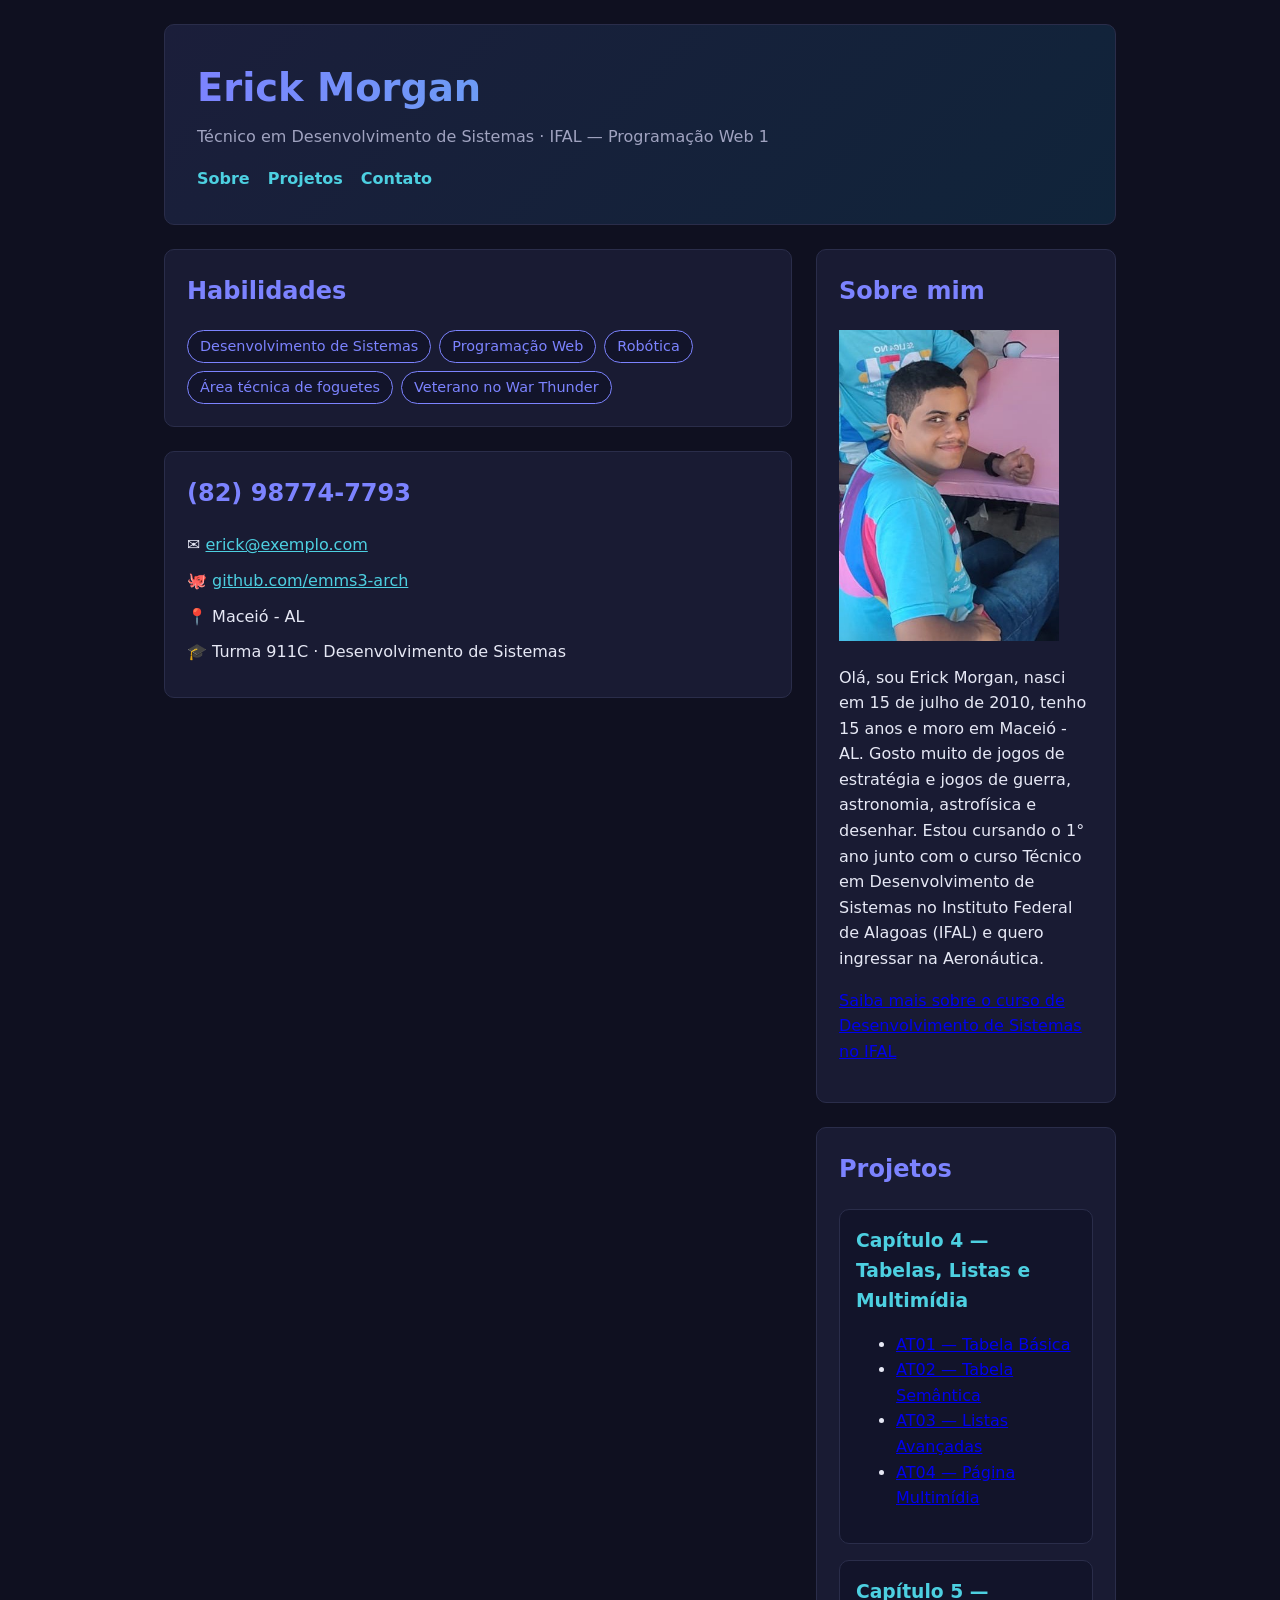
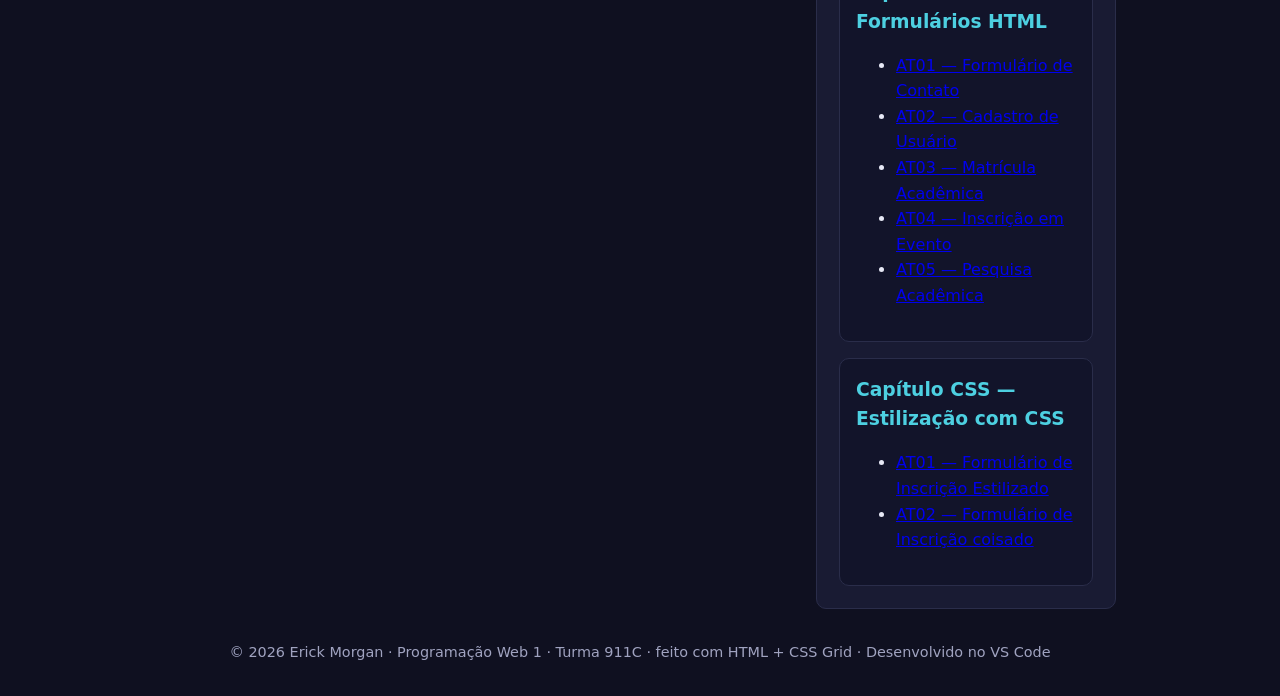
<file: index.html>
<!DOCTYPE html>
<!-- ===========================================================
     TEMPLATE — Página pessoal com CSS Grid
     Programação Web / Introdução às Tecnologias Web — IFAL
     Estrutura do template preservada. Escolha um dos temas
     (tema-1-indigo.css, tema-2-escuro.css ou tema-3-editorial.css)
     e salve como estilo.css na mesma pasta.
     ============================================================ -->
<html lang="pt-BR">

<head>
  <meta charset="UTF-8">
  <meta name="viewport" content="width=device-width, initial-scale=1.0">
  <title>Página Pessoal — Erick Morgan</title>
  <!-- Salve o tema escolhido como "estilo.css" (mesma pasta deste arquivo) -->
  <link rel="stylesheet" href=" style.css ">
</head>

<body>
  <div class="pagina">

    <!-- ====== CABEÇALHO ====== -->
    <header class="cabecalho">
      <h1>Erick Morgan</h1>
      <p>Técnico em Desenvolvimento de Sistemas · IFAL — Programação Web 1</p>
      <nav>
        <a href="#sobre">Sobre</a>
        <a href="#projetos">Projetos</a>
        <a href="#contato">Contato</a>
      </nav>
    </header>

    <!-- ====== CONTEÚDO PRINCIPAL ====== -->
    <main class="principal">
      <section id="sobre" class="cartao">
        <h2>Sobre mim</h2>
        <img src="erick.jpeg" alt="Foto de Erick Morgan" width="220">
        <p>
          Olá, sou Erick Morgan, nasci em 15 de julho de 2010, tenho 15 anos e
          moro em Maceió - AL. Gosto muito de jogos de estratégia e jogos de
          guerra, astronomia, astrofísica e desenhar. Estou cursando o 1° ano
          junto com o curso Técnico em Desenvolvimento de Sistemas no Instituto
          Federal de Alagoas (IFAL) e quero ingressar na Aeronáutica.
        </p>
        <p>
          <a href="https://www2.ifal.edu.br/campus/maceio/ensino/cursos/tecnicos-integrados/desenvolvimento-de-sistemas"
             target="_blank">
            Saiba mais sobre o curso de Desenvolvimento de Sistemas no IFAL
          </a>
        </p>
      </section>

      <section id="projetos" class="cartao">
        <h2>Projetos</h2>
        <!-- Galeria com Grid: cada .projeto é um cartão -->
        <div class="projetos">

          <article class="projeto">
            <h3>Capítulo 4 — Tabelas, Listas e Multimídia</h3>
            <ul>
              <li><a href="cap04/at01.html">AT01 — Tabela Básica</a></li>
              <li><a href="cap04/at02.html">AT02 — Tabela Semântica</a></li>
              <li><a href="cap04/at03.html">AT03 — Listas Avançadas</a></li>
              <li><a href="cap04/at04.html">AT04 — Página Multimídia</a></li>
            </ul>
          </article>

          <article class="projeto">
            <h3>Capítulo 5 — Formulários HTML</h3>
            <ul>
              <li><a href="cap05/at01.html">AT01 — Formulário de Contato</a></li>
              <li><a href="cap05/at02.html">AT02 — Cadastro de Usuário</a></li>
              <li><a href="cap05/at03.html">AT03 — Matrícula Acadêmica</a></li>
              <li><a href="cap05/at04.html">AT04 — Inscrição em Evento</a></li>
              <li><a href="cap05/at05.html">AT05 — Pesquisa Acadêmica</a></li>
            </ul>
          </article>

          <article class="projeto">
            <h3>Capítulo CSS — Estilização com CSS</h3>
            <ul>
              <li><a href="capcss/index.html">AT01 — Formulário de Inscrição Estilizado</a></li>
              <li><a href="cap07/atv01.html">AT02 — Formulário de Inscrição coisado</a></li>
            </ul>
          </article>

        </div>
      </section>
    </main>

    <!-- ====== BARRA LATERAL ====== -->
    <aside class="lateral">
      <section class="cartao">
        <h2>Habilidades</h2>
        <ul class="habilidades">
          <li>Desenvolvimento de Sistemas</li>
          <li>Programação Web</li>
          <li>Robótica</li>
          <li>Área técnica de foguetes</li>
          <li>Veterano no War Thunder</li>
        </ul>
      </section>

      <section id="contato" class="cartao">
        <h2>(82) 98774-7793</h2>
        <!-- TROQUE pelos seus links reais -->
        <ul class="contato">
          <li>✉️ <a href="mailto:emms3@aluno.ifal.edu.br">erick@exemplo.com</a></li>
          <li>🐙 <a href="https://github.com/emms3-arch">github.com/emms3-arch</a></li>
          <li>📍 Maceió - AL</li>
          <li>🎓 Turma 911C · Desenvolvimento de Sistemas</li>
        </ul>
      </section>
    </aside>

    <!-- ====== RODAPÉ ====== -->
    <footer class="rodape">
      © 2026 Erick Morgan · Programação Web 1 · Turma 911C · feito com HTML + CSS Grid · Desenvolvido no VS Code
    </footer>

  </div>
</body>

</html>
</file>
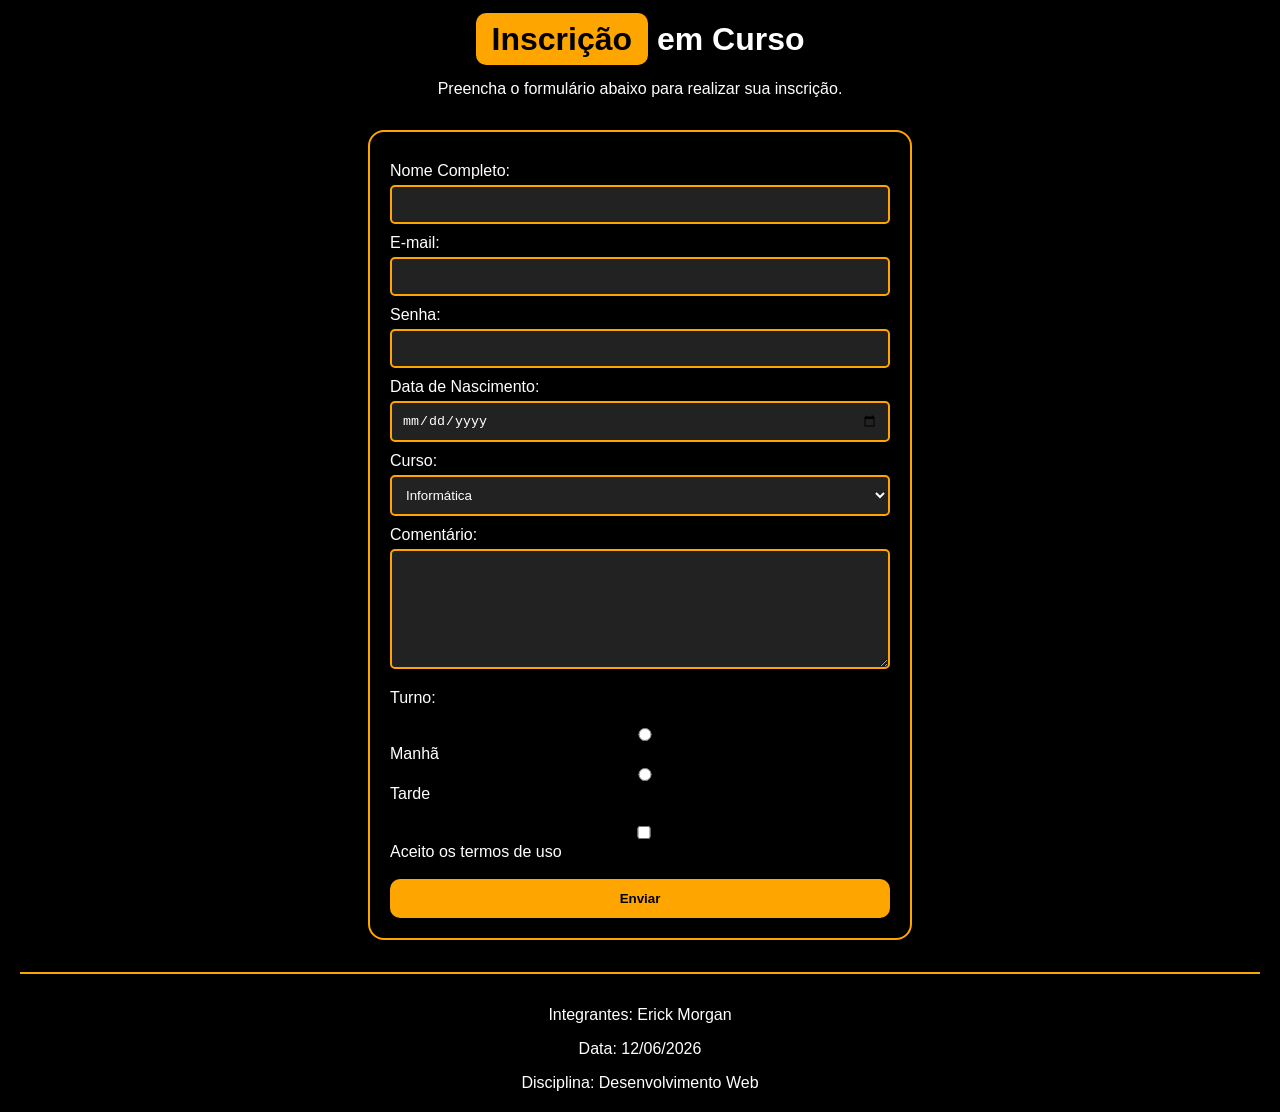
<file: capcss/index.html>
<!DOCTYPE html>
<html lang="pt-BR">

<head>
    <meta charset="UTF-8">
    <meta name="viewport" content="width=device-width, initial-scale=1.0">
    <title>Inscrição em Curso</title>
    <link rel="stylesheet" href="estilodeatividade.css">
</head>

<body>

    <header>
        <h1>
            <span class="titulo-laranja">Inscrição</span> em Curso
        </h1>

        <p>
            Preencha o formulário abaixo para realizar sua inscrição.
        </p>
    </header>

    <form>

        <label for="nome">Nome Completo:</label>
        <input type="text" id="nome" required>

        <label for="email">E-mail:</label>
        <input type="email" id="email" required>

        <label for="senha">Senha:</label>
        <input type="password" id="senha" required>

        <label for="data">Data de Nascimento:</label>
        <input type="date" id="data">

        <label for="curso">Curso:</label>
        <select id="curso">
            <option>Informática</option>
            <option>Química</option>
            <option>Eletrotécnica</option>
            <option>Eletrônica</option>
            <option>Mecânica</option>
            <option>Estradas</option>
            <option>Edificações</option>
        </select>

        <label for="comentario">Comentário:</label>
        <textarea id="comentario"></textarea>

        <p>Turno:</p>

        <input type="radio" id="manha" name="turno">
        <label class="inline" for="manha">Manhã</label>

        <input type="radio" id="tarde" name="turno">
        <label class="inline" for="tarde">Tarde</label>

        <br><br>

        <input type="checkbox" id="termos">
        <label class="inline" for="termos">
            Aceito os termos de uso
        </label>

        <br><br>

        <button type="submit">Enviar</button>

    </form>

    <footer>
        <p>Integrantes: Erick Morgan</p>
        <p>Data: 12/06/2026</p>
        <p>Disciplina: Desenvolvimento Web</p>
    </footer>

</body>

</html>
</file>
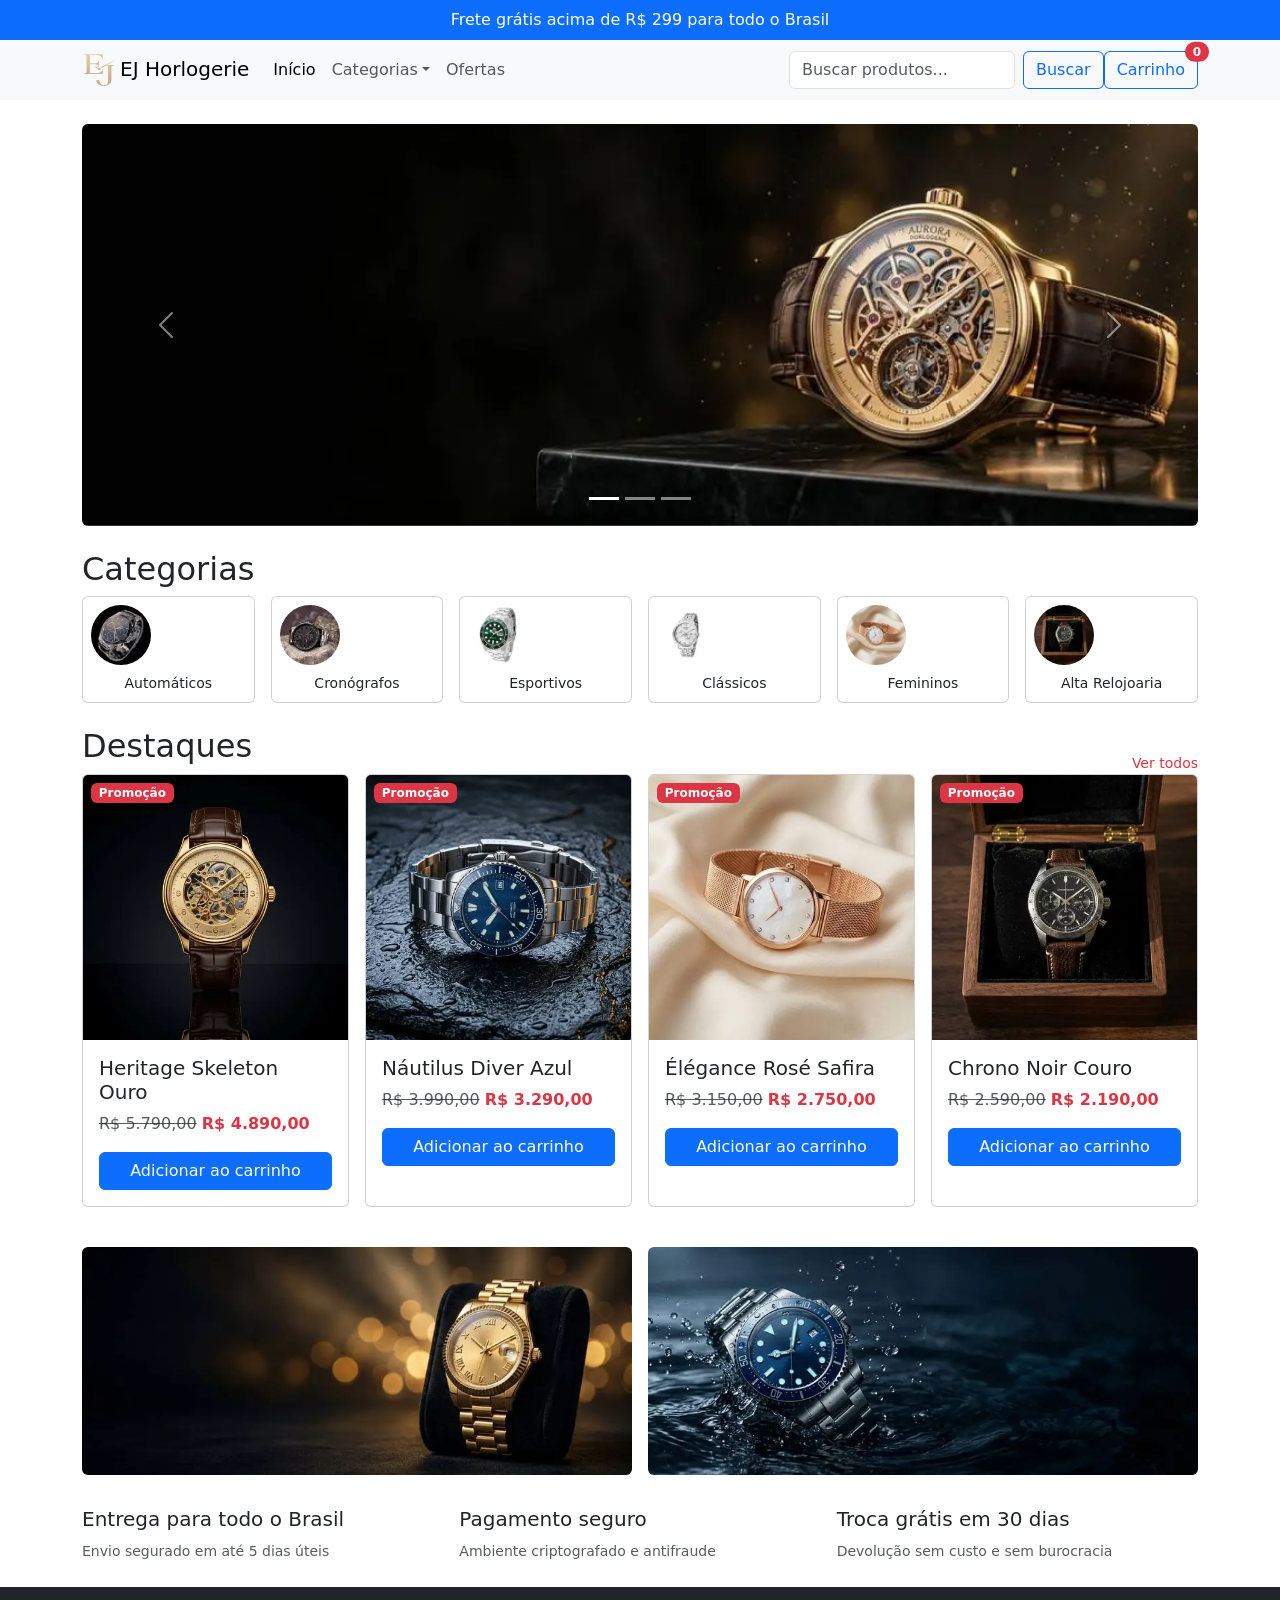
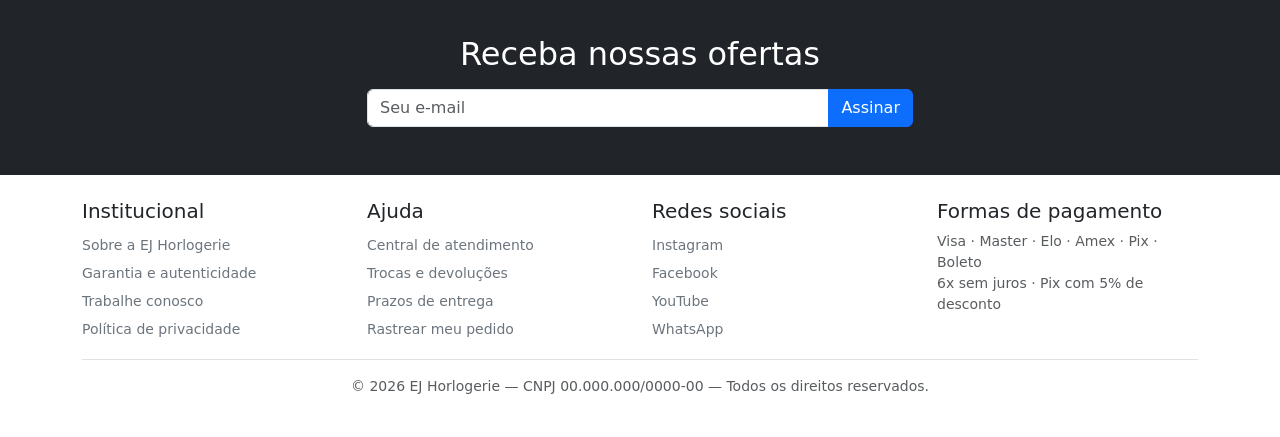
<file: loja-virtual/index.html>
<!DOCTYPE html>
<html lang="pt-BR">

<head>
    <meta charset="UTF-8">
    <meta name="viewport" content="width=device-width, initial-scale=1.0">
    <title>EJ Horlogerie - Relógios</title>
    <link rel="icon" href="[data-uri]">
    <link href="https://cdn.jsdelivr.net/npm/bootstrap@5.3.3/dist/css/bootstrap.min.css" rel="stylesheet">
</head>

<body>

    <div class="bg-primary text-white text-center py-2">
        Frete grátis acima de R$ 299 para todo o Brasil
    </div>

    <nav class="navbar navbar-expand-lg bg-body-tertiary">
        <div class="container">
            <a class="navbar-brand" href="#">
                <img src="[data-uri]" width="34" height="34" class="me-1" alt="Logo EJ Horlogerie">EJ Horlogerie
            </a>
            <div class="d-flex align-items-center gap-2 order-lg-last">
                <a class="btn btn-outline-primary position-relative" href="#">
                    Carrinho<span class="position-absolute top-0 start-100 translate-middle badge rounded-pill text-bg-danger">0</span>
                </a>
                <button class="navbar-toggler" type="button" data-bs-toggle="collapse" data-bs-target="#menu" aria-controls="menu" aria-expanded="false" aria-label="Abrir menu">
                    <span class="navbar-toggler-icon"></span>
                </button>
            </div>
            <div class="collapse navbar-collapse" id="menu">
                <ul class="navbar-nav me-auto">
                    <li class="nav-item"><a class="nav-link active" href="#">Início</a></li>
                    <li class="nav-item dropdown">
                        <a class="nav-link dropdown-toggle" href="#" data-bs-toggle="dropdown" aria-expanded="false">Categorias</a>
                        <ul class="dropdown-menu">
                            <li><a class="dropdown-item" href="#destaques">Automáticos</a></li>
                            <li><a class="dropdown-item" href="#destaques">Cronógrafos</a></li>
                            <li><a class="dropdown-item" href="#destaques">Esportivos</a></li>
                            <li><a class="dropdown-item" href="#destaques">Clássicos</a></li>
                            <li><a class="dropdown-item" href="#destaques">Femininos</a></li>
                            <li><a class="dropdown-item" href="#destaques">Alta Relojoaria</a></li>
                        </ul>
                    </li>
                    <li class="nav-item"><a class="nav-link" href="#destaques">Ofertas</a></li>
                </ul>
                <form class="d-flex" role="search">
                    <input class="form-control me-2" type="search" placeholder="Buscar produtos...">
                    <button class="btn btn-outline-primary" type="submit">Buscar</button>
                </form>
            </div>
        </div>
    </nav>

    <div class="container">

        <div id="banners" class="carousel slide mt-4" data-bs-ride="carousel">
            <div class="carousel-inner rounded overflow-hidden">
                    <div class="carousel-item active"><img src="[data-uri]" class="d-block w-100" alt="Relógio de ouro"></div>
                    <div class="carousel-item"><img src="[data-uri]" class="d-block w-100" alt="Atelier de relojoaria"></div>
                    <div class="carousel-item"><img src="[data-uri]" class="d-block w-100" alt="Relógio dourado"></div>
            </div>
            <div class="carousel-indicators">
                    <button type="button" data-bs-target="#banners" data-bs-slide-to="0" class="active" aria-current="true" aria-label="Slide 1"></button>
                    <button type="button" data-bs-target="#banners" data-bs-slide-to="1" aria-label="Slide 2"></button>
                    <button type="button" data-bs-target="#banners" data-bs-slide-to="2" aria-label="Slide 3"></button>
            </div>
            <button class="carousel-control-prev" type="button" data-bs-target="#banners" data-bs-slide="prev">
                <span class="carousel-control-prev-icon"></span>
            </button>
            <button class="carousel-control-next" type="button" data-bs-target="#banners" data-bs-slide="next">
                <span class="carousel-control-next-icon"></span>
            </button>
        </div>

        <h2 class="mt-4">Categorias</h2>
        <div class="row g-3">
                <div class="col-lg-2 col-4">
                    <div class="card text-center p-2">
                        <img src="[data-uri]" class="rounded-circle" width="60" height="60" alt="Automáticos">
                        <div class="mt-2 small">Automáticos</div>
                    </div>
                </div>
                <div class="col-lg-2 col-4">
                    <div class="card text-center p-2">
                        <img src="[data-uri]" class="rounded-circle" width="60" height="60" alt="Cronógrafos">
                        <div class="mt-2 small">Cronógrafos</div>
                    </div>
                </div>
                <div class="col-lg-2 col-4">
                    <div class="card text-center p-2">
                        <img src="[data-uri]" class="rounded-circle" width="60" height="60" alt="Esportivos">
                        <div class="mt-2 small">Esportivos</div>
                    </div>
                </div>
                <div class="col-lg-2 col-4">
                    <div class="card text-center p-2">
                        <img src="[data-uri]" class="rounded-circle" width="60" height="60" alt="Clássicos">
                        <div class="mt-2 small">Clássicos</div>
                    </div>
                </div>
                <div class="col-lg-2 col-4">
                    <div class="card text-center p-2">
                        <img src="[data-uri]" class="rounded-circle" width="60" height="60" alt="Femininos">
                        <div class="mt-2 small">Femininos</div>
                    </div>
                </div>
                <div class="col-lg-2 col-4">
                    <div class="card text-center p-2">
                        <img src="[data-uri]" class="rounded-circle" width="60" height="60" alt="Alta Relojoaria">
                        <div class="mt-2 small">Alta Relojoaria</div>
                    </div>
                </div>
        </div>

        <div id="destaques">
            <div class="d-flex justify-content-between align-items-end mt-4">
                <h2>Destaques</h2>
                <a href="#destaques" class="text-danger small text-decoration-none">Ver todos</a>
            </div>
            <div class="row g-3">
                <div class="col-lg-3 col-md-6">
                    <div class="card h-100">
                        <span class="badge text-bg-danger position-absolute m-2">Promoção</span>
                        <img src="[data-uri]" class="card-img-top" alt="Relógio automático com mostrador esqueletizado e caixa dourada" data-bs-toggle="modal" data-bs-target="#produto1">
                        <div class="card-body">
                            <h5 class="card-title"><a href="#" class="link-dark text-decoration-none" data-bs-toggle="modal" data-bs-target="#produto1">Heritage Skeleton Ouro</a></h5>
                            <p class="card-text"><span class="text-muted text-decoration-line-through">R$ 5.790,00</span> <strong class="text-danger">R$ 4.890,00</strong></p>
                            <button class="btn btn-primary w-100" type="button">Adicionar ao carrinho</button>
                        </div>
                    </div>
                </div>
                <div class="col-lg-3 col-md-6">
                    <div class="card h-100">
                        <span class="badge text-bg-danger position-absolute m-2">Promoção</span>
                        <img src="[data-uri]" class="card-img-top" alt="Relógio de mergulho com mostrador azul e pulseira de aço" data-bs-toggle="modal" data-bs-target="#produto2">
                        <div class="card-body">
                            <h5 class="card-title"><a href="#" class="link-dark text-decoration-none" data-bs-toggle="modal" data-bs-target="#produto2">Náutilus Diver Azul</a></h5>
                            <p class="card-text"><span class="text-muted text-decoration-line-through">R$ 3.990,00</span> <strong class="text-danger">R$ 3.290,00</strong></p>
                            <button class="btn btn-primary w-100" type="button">Adicionar ao carrinho</button>
                        </div>
                    </div>
                </div>
                <div class="col-lg-3 col-md-6">
                    <div class="card h-100">
                        <span class="badge text-bg-danger position-absolute m-2">Promoção</span>
                        <img src="[data-uri]" class="card-img-top" alt="Relógio feminino com caixa rosé e detalhe em safira" data-bs-toggle="modal" data-bs-target="#produto3">
                        <div class="card-body">
                            <h5 class="card-title"><a href="#" class="link-dark text-decoration-none" data-bs-toggle="modal" data-bs-target="#produto3">Élégance Rosé Safira</a></h5>
                            <p class="card-text"><span class="text-muted text-decoration-line-through">R$ 3.150,00</span> <strong class="text-danger">R$ 2.750,00</strong></p>
                            <button class="btn btn-primary w-100" type="button">Adicionar ao carrinho</button>
                        </div>
                    </div>
                </div>
                <div class="col-lg-3 col-md-6">
                    <div class="card h-100">
                        <span class="badge text-bg-danger position-absolute m-2">Promoção</span>
                        <img src="[data-uri]" class="card-img-top" alt="Cronógrafo de caixa preta com pulseira de couro" data-bs-toggle="modal" data-bs-target="#produto4">
                        <div class="card-body">
                            <h5 class="card-title"><a href="#" class="link-dark text-decoration-none" data-bs-toggle="modal" data-bs-target="#produto4">Chrono Noir Couro</a></h5>
                            <p class="card-text"><span class="text-muted text-decoration-line-through">R$ 2.590,00</span> <strong class="text-danger">R$ 2.190,00</strong></p>
                            <button class="btn btn-primary w-100" type="button">Adicionar ao carrinho</button>
                        </div>
                    </div>
                </div>
            </div>
        </div>

    <div class="modal fade" id="produto1" tabindex="-1" aria-labelledby="produto1Titulo" aria-hidden="true">
        <div class="modal-dialog modal-dialog-centered">
            <div class="modal-content">
                <div class="modal-header">
                    <h5 class="modal-title" id="produto1Titulo">Heritage Skeleton Ouro</h5>
                    <button type="button" class="btn-close" data-bs-dismiss="modal" aria-label="Fechar"></button>
                </div>
                <div class="modal-body text-center">
                    <img src="[data-uri]" class="img-fluid rounded mb-3" alt="Relógio automático com mostrador esqueletizado e caixa dourada">
                    <p class="mb-0"><span class="text-muted text-decoration-line-through">R$ 5.790,00</span> <strong class="text-danger fs-5">R$ 4.890,00</strong></p>
                </div>
                <div class="modal-footer">
                    <button type="button" class="btn btn-primary" data-bs-dismiss="modal">Fechar</button>
                </div>
            </div>
        </div>
    </div>

    <div class="modal fade" id="produto2" tabindex="-1" aria-labelledby="produto2Titulo" aria-hidden="true">
        <div class="modal-dialog modal-dialog-centered">
            <div class="modal-content">
                <div class="modal-header">
                    <h5 class="modal-title" id="produto2Titulo">Náutilus Diver Azul</h5>
                    <button type="button" class="btn-close" data-bs-dismiss="modal" aria-label="Fechar"></button>
                </div>
                <div class="modal-body text-center">
                    <img src="[data-uri]" class="img-fluid rounded mb-3" alt="Relógio de mergulho com mostrador azul e pulseira de aço">
                    <p class="mb-0"><span class="text-muted text-decoration-line-through">R$ 3.990,00</span> <strong class="text-danger fs-5">R$ 3.290,00</strong></p>
                </div>
                <div class="modal-footer">
                    <button type="button" class="btn btn-primary" data-bs-dismiss="modal">Fechar</button>
                </div>
            </div>
        </div>
    </div>

    <div class="modal fade" id="produto3" tabindex="-1" aria-labelledby="produto3Titulo" aria-hidden="true">
        <div class="modal-dialog modal-dialog-centered">
            <div class="modal-content">
                <div class="modal-header">
                    <h5 class="modal-title" id="produto3Titulo">Élégance Rosé Safira</h5>
                    <button type="button" class="btn-close" data-bs-dismiss="modal" aria-label="Fechar"></button>
                </div>
                <div class="modal-body text-center">
                    <img src="[data-uri]" class="img-fluid rounded mb-3" alt="Relógio feminino com caixa rosé e detalhe em safira">
                    <p class="mb-0"><span class="text-muted text-decoration-line-through">R$ 3.150,00</span> <strong class="text-danger fs-5">R$ 2.750,00</strong></p>
                </div>
                <div class="modal-footer">
                    <button type="button" class="btn btn-primary" data-bs-dismiss="modal">Fechar</button>
                </div>
            </div>
        </div>
    </div>

    <div class="modal fade" id="produto4" tabindex="-1" aria-labelledby="produto4Titulo" aria-hidden="true">
        <div class="modal-dialog modal-dialog-centered">
            <div class="modal-content">
                <div class="modal-header">
                    <h5 class="modal-title" id="produto4Titulo">Chrono Noir Couro</h5>
                    <button type="button" class="btn-close" data-bs-dismiss="modal" aria-label="Fechar"></button>
                </div>
                <div class="modal-body text-center">
                    <img src="[data-uri]" class="img-fluid rounded mb-3" alt="Cronógrafo de caixa preta com pulseira de couro">
                    <p class="mb-0"><span class="text-muted text-decoration-line-through">R$ 2.590,00</span> <strong class="text-danger fs-5">R$ 2.190,00</strong></p>
                </div>
                <div class="modal-footer">
                    <button type="button" class="btn btn-primary" data-bs-dismiss="modal">Fechar</button>
                </div>
            </div>
        </div>
    </div>

        <div class="row g-3 mt-4">
            <div class="col-md-6">
                <img src="[data-uri]" class="img-fluid rounded" alt="Banner promocional A">
            </div>
            <div class="col-md-6">
                <img src="[data-uri]" class="img-fluid rounded" alt="Banner promocional B">
            </div>
        </div>

        <div class="row g-3 mt-3">
            <div class="col-md-4">
                <h5>Entrega para todo o Brasil</h5>
                <small class="text-muted">Envio segurado em até 5 dias úteis</small>
            </div>
            <div class="col-md-4">
                <h5>Pagamento seguro</h5>
                <small class="text-muted">Ambiente criptografado e antifraude</small>
            </div>
            <div class="col-md-4">
                <h5>Troca grátis em 30 dias</h5>
                <small class="text-muted">Devolução sem custo e sem burocracia</small>
            </div>
        </div>

    </div>

    <div class="bg-dark text-white text-center py-5 mt-4">
        <h2 class="text-white">Receba nossas ofertas</h2>
        <div class="container">
            <div class="row justify-content-center mt-3">
                <div class="col-md-6">
                    <div class="input-group">
                        <input type="email" class="form-control" placeholder="Seu e-mail">
                        <button class="btn btn-primary" type="submit">Assinar</button>
                    </div>
                </div>
            </div>
        </div>
    </div>

    <footer class="container py-4">
        <div class="row g-4">
            <div class="col-md-3">
                <h5>Institucional</h5>
                <ul class="list-unstyled small lh-lg">
                        <li><a href="#" class="link-secondary text-decoration-none">Sobre a EJ Horlogerie</a></li>
                        <li><a href="#" class="link-secondary text-decoration-none">Garantia e autenticidade</a></li>
                        <li><a href="#" class="link-secondary text-decoration-none">Trabalhe conosco</a></li>
                        <li><a href="#" class="link-secondary text-decoration-none">Política de privacidade</a></li>
                </ul>
            </div>
            <div class="col-md-3">
                <h5>Ajuda</h5>
                <ul class="list-unstyled small lh-lg">
                        <li><a href="#" class="link-secondary text-decoration-none">Central de atendimento</a></li>
                        <li><a href="#" class="link-secondary text-decoration-none">Trocas e devoluções</a></li>
                        <li><a href="#" class="link-secondary text-decoration-none">Prazos de entrega</a></li>
                        <li><a href="#" class="link-secondary text-decoration-none">Rastrear meu pedido</a></li>
                </ul>
            </div>
            <div class="col-md-3">
                <h5>Redes sociais</h5>
                <ul class="list-unstyled small lh-lg">
                        <li><a href="#" class="link-secondary text-decoration-none">Instagram</a></li>
                        <li><a href="#" class="link-secondary text-decoration-none">Facebook</a></li>
                        <li><a href="#" class="link-secondary text-decoration-none">YouTube</a></li>
                        <li><a href="#" class="link-secondary text-decoration-none">WhatsApp</a></li>
                </ul>
            </div>
            <div class="col-md-3">
                <h5>Formas de pagamento</h5>
                <p class="small text-muted">Visa · Master · Elo · Amex · Pix · Boleto<br>6x sem juros · Pix com 5% de desconto</p>
            </div>
        </div>
        <p class="text-center text-muted small border-top pt-3">© 2026 EJ Horlogerie — CNPJ 00.000.000/0000-00 — Todos os direitos reservados.</p>
    </footer>

    <script src="https://cdn.jsdelivr.net/npm/bootstrap@5.3.3/dist/js/bootstrap.bundle.min.js"></script>
</body>

</html>
</file>
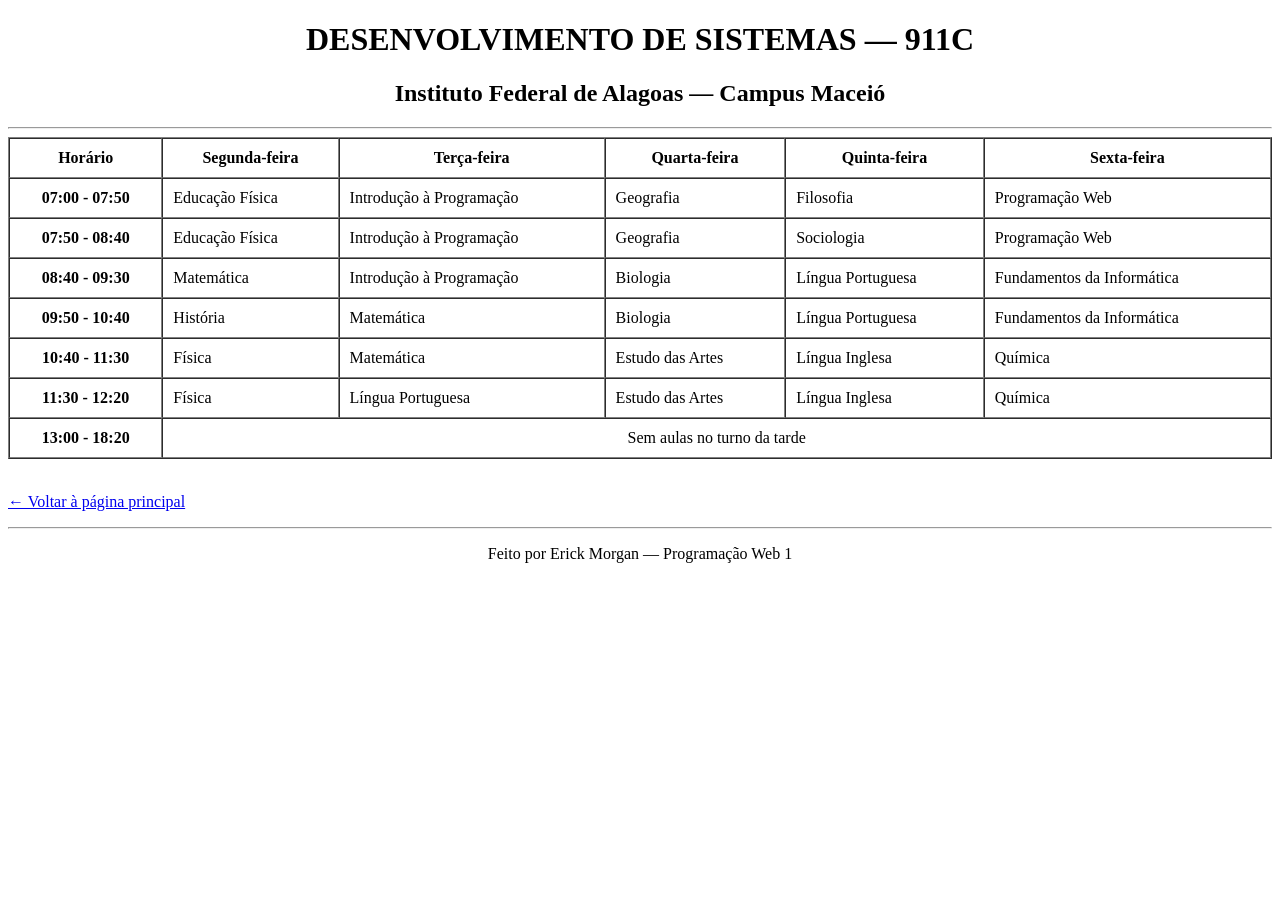
<file: cap04/at01.html>
<!DOCTYPE html>
<html lang="pt-BR">

<head>
  <meta charset="UTF-8">

  <title>
    Horário Semanal — Cap. 4 / Ativ. 1
  </title>
</head>

<body>

  <!-- TÍTULO -->
  <header>

    <h1 align="center">
      DESENVOLVIMENTO DE SISTEMAS — 911C
    </h1>

    <h2 align="center">
      Instituto Federal de Alagoas — Campus Maceió
    </h2>

    <hr>

  </header>

  <!-- TABELA -->
  <main>

    <table border="1" cellpadding="10" cellspacing="0" width="100%">

      <!-- CABEÇALHO -->
      <tr>

        <th>
          Horário
        </th>

        <th>
          Segunda-feira
        </th>

        <th>
          Terça-feira
        </th>

        <th>
          Quarta-feira
        </th>

        <th>
          Quinta-feira
        </th>

        <th>
          Sexta-feira
        </th>

      </tr>

      <!-- 1ª AULA -->
      <tr>

        <th>
          07:00 - 07:50
        </th>

        <td>
          Educação Física
        </td>

        <td>
          Introdução à Programação
        </td>

        <td>
          Geografia
        </td>

        <td>
          Filosofia
        </td>

        <td>
          Programação Web
        </td>

      </tr>

      <!-- 2ª AULA -->
      <tr>

        <th>
          07:50 - 08:40
        </th>

        <td>
          Educação Física
        </td>

        <td>
          Introdução à Programação
        </td>

        <td>
          Geografia
        </td>

        <td>
          Sociologia
        </td>

        <td>
          Programação Web
        </td>

      </tr>

      <!-- 3ª AULA -->
      <tr>

        <th>
          08:40 - 09:30
        </th>

        <td>
          Matemática
        </td>

        <td>
          Introdução à Programação
        </td>

        <td>
          Biologia
        </td>

        <td>
          Língua Portuguesa
        </td>

        <td>
          Fundamentos da Informática
        </td>

      </tr>

      <!-- 4ª AULA -->
      <tr>

        <th>
          09:50 - 10:40
        </th>

        <td>
          História
        </td>

        <td>
          Matemática
        </td>

        <td>
          Biologia
        </td>

        <td>
          Língua Portuguesa
        </td>

        <td>
          Fundamentos da Informática
        </td>

      </tr>

      <!-- 5ª AULA -->
      <tr>

        <th>
          10:40 - 11:30
        </th>

        <td>
          Física
        </td>

        <td>
          Matemática
        </td>

        <td>
          Estudo das Artes
        </td>

        <td>
          Língua Inglesa
        </td>

        <td>
          Química
        </td>

      </tr>

      <!-- 6ª AULA -->
      <tr>

        <th>
          11:30 - 12:20
        </th>

        <td>
          Física
        </td>

        <td>
          Língua Portuguesa
        </td>

        <td>
          Estudo das Artes
        </td>

        <td>
          Língua Inglesa
        </td>

        <td>
          Química
        </td>

      </tr>

      <!-- TARDE -->
      <tr>

        <th>
          13:00 - 18:20
        </th>

        <td colspan="5" align="center">

          Sem aulas no turno da tarde

        </td>

      </tr>

    </table>

    <br>

    <!-- LINK -->
    <p>

      <a href="../index.html">

        ← Voltar à página principal

      </a>

    </p>

  </main>

  <!-- RODAPÉ -->
  <footer>

    <hr>

    <p align="center">
      Feito por Erick Morgan — Programação Web 1
    </p>

  </footer>

</body>

</html>
</file>
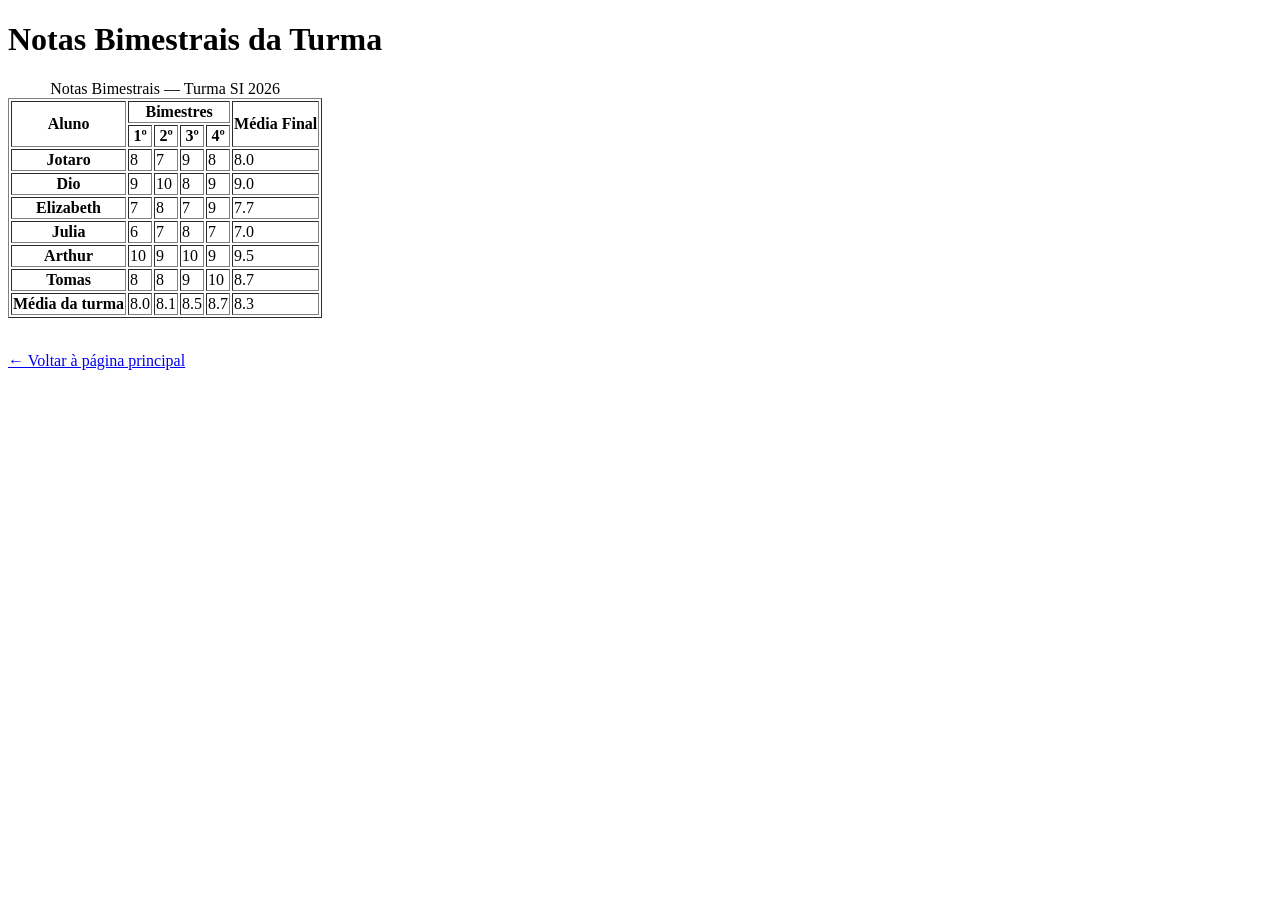
<file: cap04/at02.html>
<!DOCTYPE html>
<html lang="pt-BR">

<head>
  <meta charset="UTF-8">

  <title>
    Tabela Semântica — Cap. 4 / Ativ. 2
  </title>
</head>

<body>

  <h1>
    Notas Bimestrais da Turma
  </h1>

  <!-- Tabela semântica -->
  <table border="1">

    <!-- Título da tabela -->
    <caption>
      Notas Bimestrais — Turma SI 2026
    </caption>

    <!-- Cabeçalho -->
    <thead>

      <!-- Primeira linha -->
      <tr>
        <th scope="col" rowspan="2">Aluno</th>

        <th scope="col" colspan="4">
          Bimestres
        </th>

        <th scope="col" rowspan="2">
          Média Final
        </th>
      </tr>

      <!-- Segunda linha -->
      <tr>
        <th scope="col">1º</th>
        <th scope="col">2º</th>
        <th scope="col">3º</th>
        <th scope="col">4º</th>
      </tr>

    </thead>

    <!-- Corpo -->
    <tbody>

      <tr>
        <th scope="row">Jotaro</th>
        <td>8</td>
        <td>7</td>
        <td>9</td>
        <td>8</td>
        <td>8.0</td>
      </tr>

      <tr>
        <th scope="row">Dio</th>
        <td>9</td>
        <td>10</td>
        <td>8</td>
        <td>9</td>
        <td>9.0</td>
      </tr>

      <tr>
        <th scope="row">Elizabeth</th>
        <td>7</td>
        <td>8</td>
        <td>7</td>
        <td>9</td>
        <td>7.7</td>
      </tr>

      <tr>
        <th scope="row">Julia</th>
        <td>6</td>
        <td>7</td>
        <td>8</td>
        <td>7</td>
        <td>7.0</td>
      </tr>

      <tr>
        <th scope="row">Arthur</th>
        <td>10</td>
        <td>9</td>
        <td>10</td>
        <td>9</td>
        <td>9.5</td>
      </tr>

      <tr>
        <th scope="row">Tomas</th>
        <td>8</td>
        <td>8</td>
        <td>9</td>
        <td>10</td>
        <td>8.7</td>
      </tr>

    </tbody>

    <!-- Rodapé -->
    <tfoot>

      <tr>
        <th>Média da turma</th>
        <td>8.0</td>
        <td>8.1</td>
        <td>8.5</td>
        <td>8.7</td>
        <td>8.3</td>
      </tr>

    </tfoot>

  </table>

  <br>

  <p>
    <a href="../index.html">
      ← Voltar à página principal
    </a>
  </p>

</body>

</html>
</file>
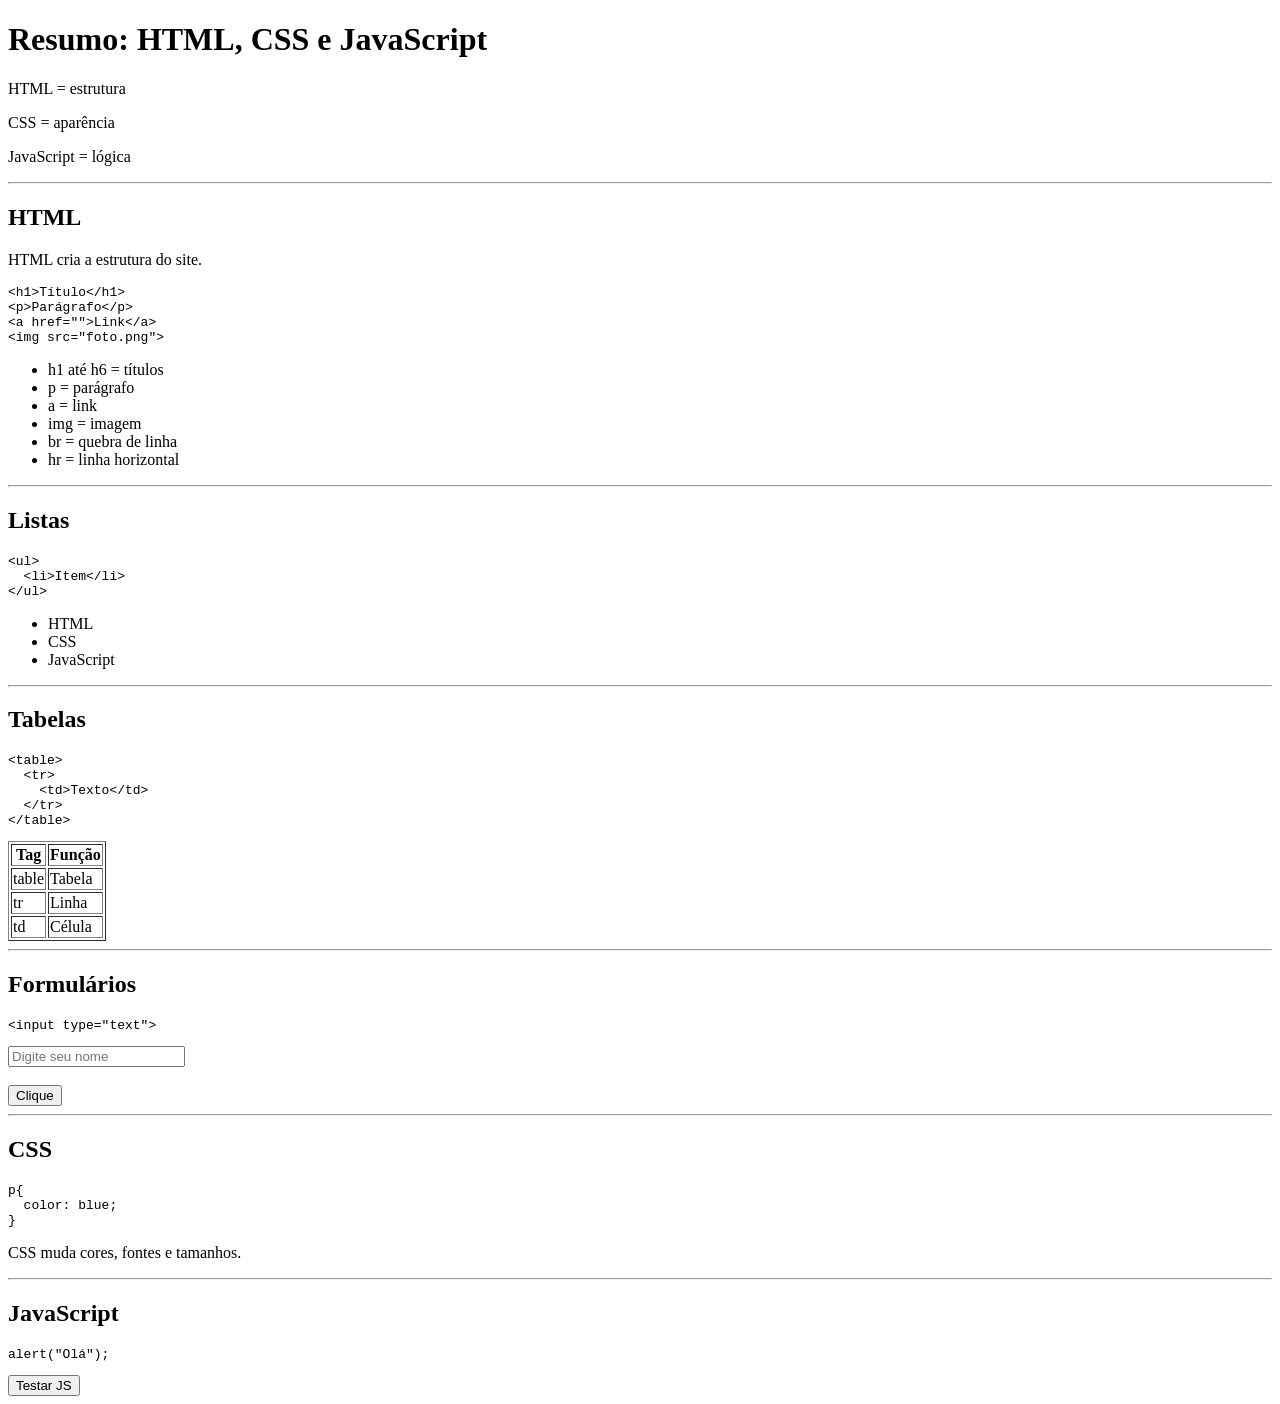
<file: cap04/at03.html>
<!DOCTYPE html>
<html lang="pt-BR">

<head>
  <meta charset="UTF-8">
  <title>Resumo HTML CSS JS</title>
</head>

<body>

  <h1>Resumo: HTML, CSS e JavaScript</h1>

  <p>HTML = estrutura</p>
  <p>CSS = aparência</p>
  <p>JavaScript = lógica</p>

  <hr>

  <h2>HTML</h2>

  <p>HTML cria a estrutura do site.</p>

<pre>
&lt;h1&gt;Título&lt;/h1&gt;
&lt;p&gt;Parágrafo&lt;/p&gt;
&lt;a href=""&gt;Link&lt;/a&gt;
&lt;img src="foto.png"&gt;
</pre>

  <ul>
    <li>h1 até h6 = títulos</li>
    <li>p = parágrafo</li>
    <li>a = link</li>
    <li>img = imagem</li>
    <li>br = quebra de linha</li>
    <li>hr = linha horizontal</li>
  </ul>

  <hr>

  <h2>Listas</h2>

<pre>
&lt;ul&gt;
  &lt;li&gt;Item&lt;/li&gt;
&lt;/ul&gt;
</pre>

  <ul>
    <li>HTML</li>
    <li>CSS</li>
    <li>JavaScript</li>
  </ul>

  <hr>

  <h2>Tabelas</h2>

<pre>
&lt;table&gt;
  &lt;tr&gt;
    &lt;td&gt;Texto&lt;/td&gt;
  &lt;/tr&gt;
&lt;/table&gt;
</pre>

  <table border="1">
    <tr>
      <th>Tag</th>
      <th>Função</th>
    </tr>

    <tr>
      <td>table</td>
      <td>Tabela</td>
    </tr>

    <tr>
      <td>tr</td>
      <td>Linha</td>
    </tr>

    <tr>
      <td>td</td>
      <td>Célula</td>
    </tr>
  </table>

  <hr>

  <h2>Formulários</h2>

<pre>
&lt;input type="text"&gt;
</pre>

  <input type="text" placeholder="Digite seu nome">

  <br><br>

  <button>Clique</button>

  <hr>

  <h2>CSS</h2>

<pre>
p{
  color: blue;
}
</pre>

  <p>CSS muda cores, fontes e tamanhos.</p>

  <hr>

  <h2>JavaScript</h2>

<pre>
alert("Olá");
</pre>

  <button onclick="mensagem()">
    Testar JS
  </button>

  <script>
    function mensagem() {
      alert("JavaScript funcionando!");
    }
  </script>

</body>
</html>
</file>
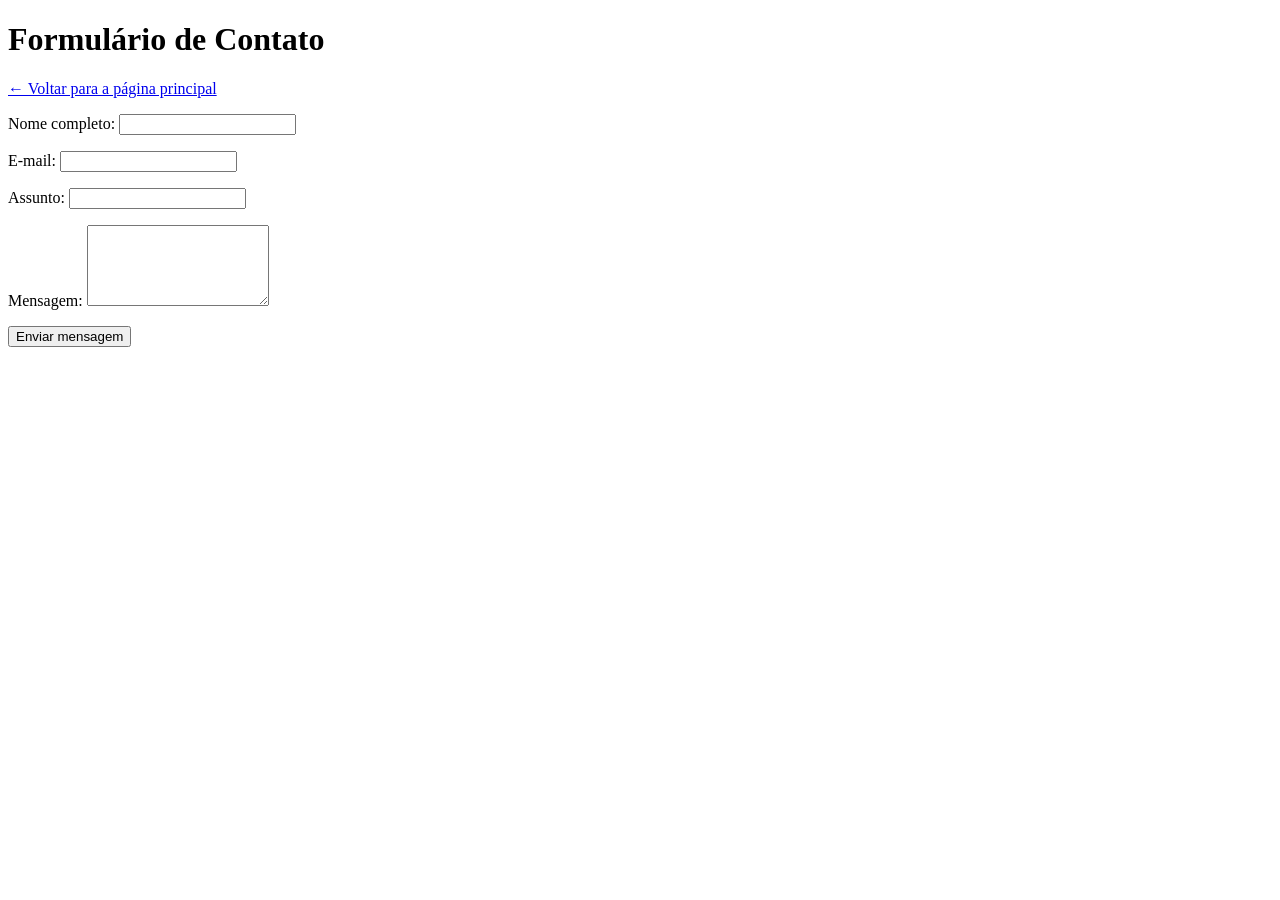
<file: cap05/at01.html>
<!DOCTYPE html>
<html lang="pt-BR">

<head>
  <meta charset="UTF-8" />
  <meta name="viewport" content="width=device-width, initial-scale=1.0" />

  <title>
    PWEB1 — Cap. 05 — AT01 — Formulário de Contato
  </title>
</head>

<body>

  <header>

    <h1>Formulário de Contato</h1>

    <p>
      <a href="../index.html">
        ← Voltar para a página principal
      </a>
    </p>

  </header>

  <main>

    <!-- Formulário -->
    <form
      action="https://httpbin.org/get"
      method="get">

      <!-- Nome -->
      <p>
        <label for="nome">
          Nome completo:
        </label>

        <input
          type="text"
          id="nome"
          name="nome">
      </p>

      <!-- Email -->
      <p>
        <label for="email">
          E-mail:
        </label>

        <input
          type="email"
          id="email"
          name="email">
      </p>

      <!-- Assunto -->
      <p>
        <label for="assunto">
          Assunto:
        </label>

        <input
          type="text"
          id="assunto"
          name="assunto">
      </p>

      <!-- Mensagem -->
      <p>
        <label for="mensagem">
          Mensagem:
        </label>

        <textarea
          id="mensagem"
          name="mensagem"
          rows="5"></textarea>
      </p>

      <!-- Botão -->
      <button type="submit">
        Enviar mensagem
      </button>

    </form>

  </main>

</body>

</html>
</file>
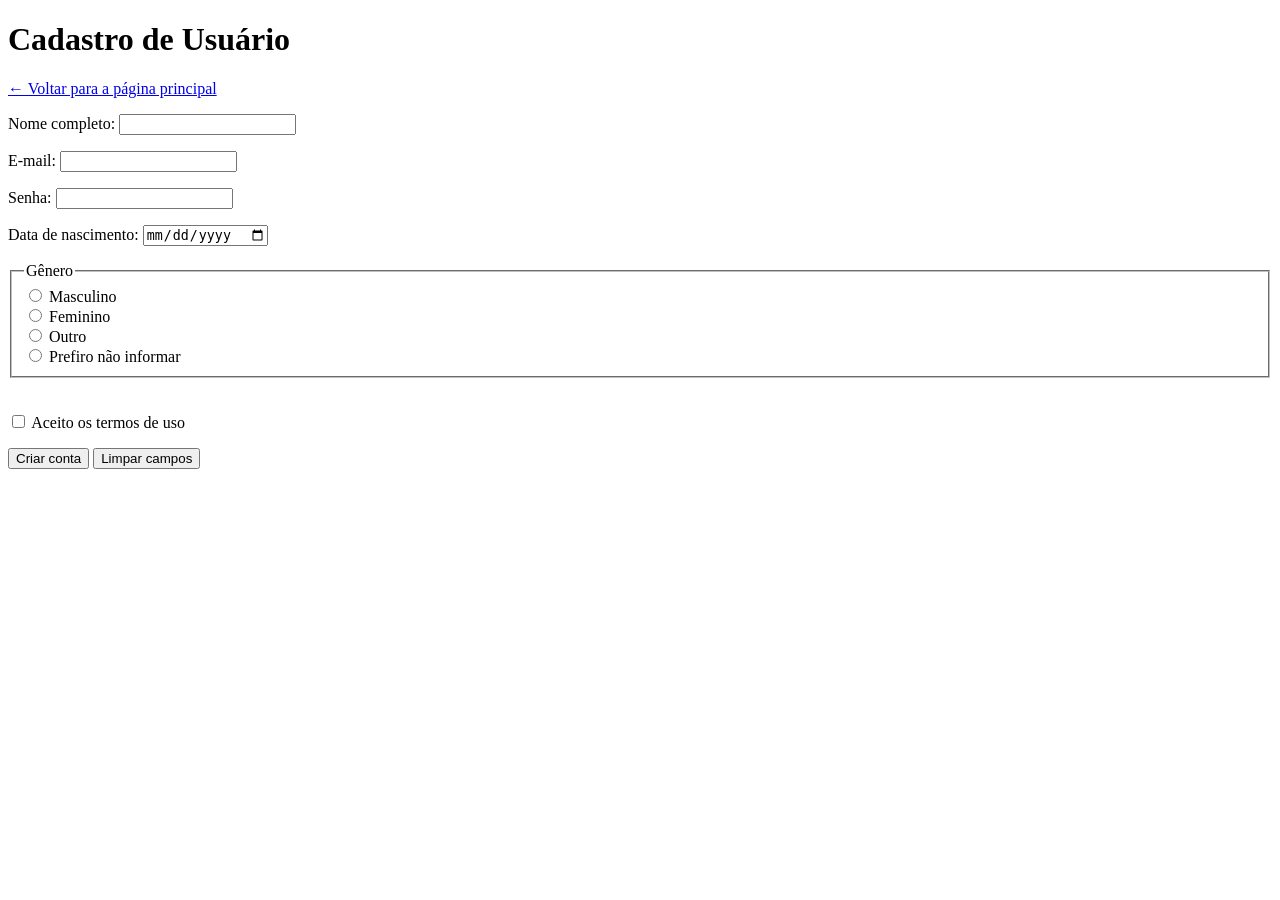
<file: cap05/at02.html>
<!DOCTYPE html>
<html lang="pt-BR">

<head>
  <meta charset="UTF-8" />
  <meta name="viewport" content="width=device-width, initial-scale=1.0" />

  <title>
    PWEB1 — Cap. 05 — AT02 — Cadastro de Usuário
  </title>
</head>

<body>

  <header>

    <h1>Cadastro de Usuário</h1>

    <p>
      <a href="../index.html">
        ← Voltar para a página principal
      </a>
    </p>

  </header>

  <main>

    <form
      action="https://httpbin.org/get"
      method="get">

      <!-- Nome -->
      <p>
        <label for="nome">
          Nome completo:
        </label>

        <input
          type="text"
          id="nome"
          name="nome"
          required
          minlength="3">
      </p>

      <!-- Email -->
      <p>
        <label for="email">
          E-mail:
        </label>

        <input
          type="email"
          id="email"
          name="email"
          required>
      </p>

      <!-- Senha -->
      <p>
        <label for="senha">
          Senha:
        </label>

        <input
          type="password"
          id="senha"
          name="senha"
          required
          minlength="8">
      </p>

      <!-- Nascimento -->
      <p>
        <label for="nascimento">
          Data de nascimento:
        </label>

        <input
          type="date"
          id="nascimento"
          name="nascimento"
          required>
      </p>

      <!-- Radio -->
      <fieldset>

        <legend>Gênero</legend>

        <input
          type="radio"
          id="masculino"
          name="genero"
          value="masculino">

        <label for="masculino">
          Masculino
        </label>

        <br>

        <input
          type="radio"
          id="feminino"
          name="genero"
          value="feminino">

        <label for="feminino">
          Feminino
        </label>

        <br>

        <input
          type="radio"
          id="outro"
          name="genero"
          value="outro">

        <label for="outro">
          Outro
        </label>

        <br>

        <input
          type="radio"
          id="nao_informar"
          name="genero"
          value="prefiro_nao_informar">

        <label for="nao_informar">
          Prefiro não informar
        </label>

      </fieldset>

      <br>

      <!-- Checkbox -->
      <p>

        <input
          type="checkbox"
          id="aceite"
          name="aceite"
          value="sim"
          required>

        <label for="aceite">
          Aceito os termos de uso
        </label>

      </p>

      <!-- Botões -->
      <button type="submit">
        Criar conta
      </button>

      <button type="reset">
        Limpar campos
      </button>

    </form>

  </main>

</body>

</html>
</file>
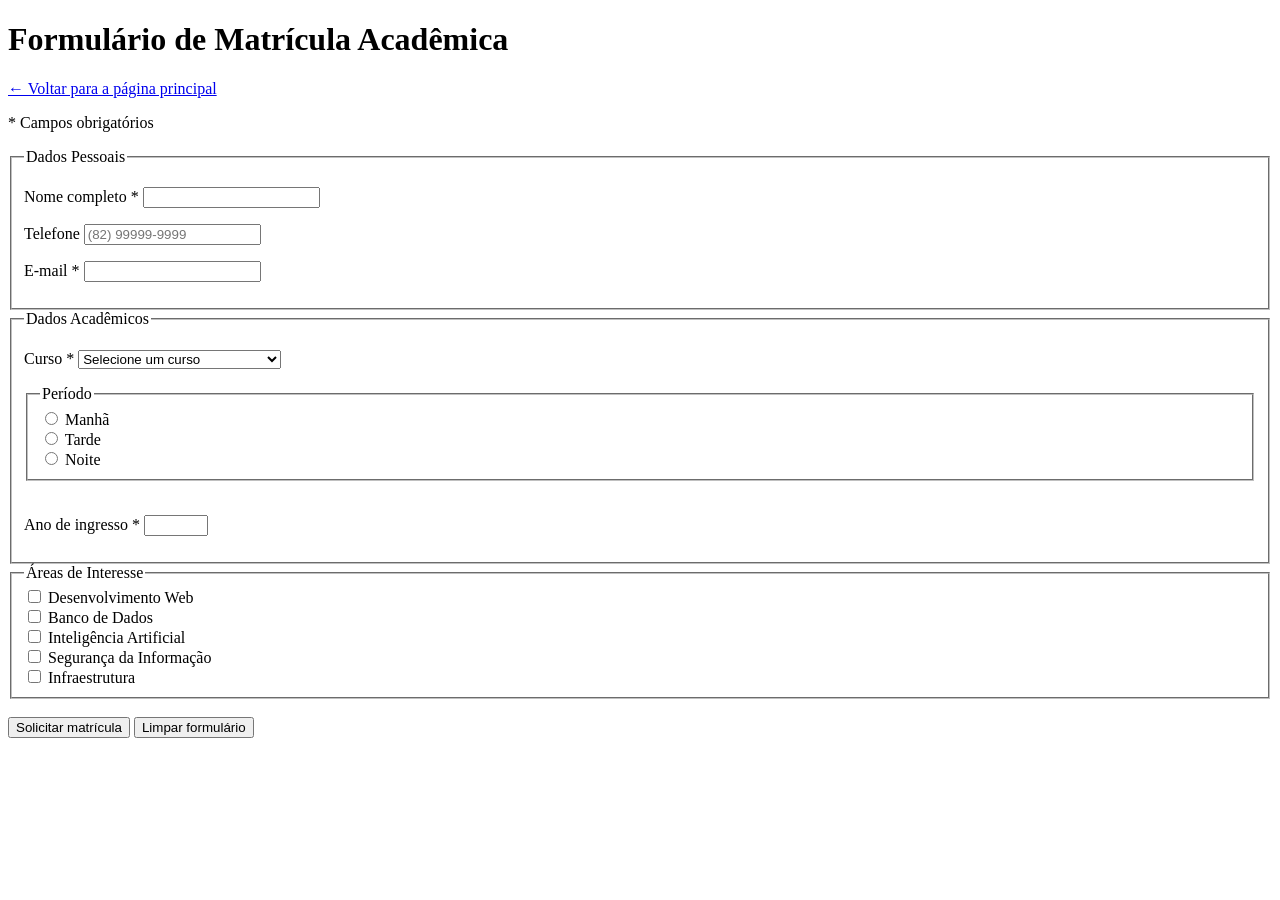
<file: cap05/at03.html>
<!DOCTYPE html>
<html lang="pt-BR">

<head>
  <meta charset="UTF-8" />
  <meta name="viewport" content="width=device-width, initial-scale=1.0" />

  <title>
    PWEB1 — Cap. 05 — AT03 — Matrícula Acadêmica
  </title>
</head>

<body>

  <header>

    <h1>Formulário de Matrícula Acadêmica</h1>

    <p>
      <a href="../index.html">
        ← Voltar para a página principal
      </a>
    </p>

  </header>

  <main>

    <p>
      * Campos obrigatórios
    </p>

    <form
      action="https://httpbin.org/post"
      method="post">

      <!-- ====================== -->
      <!-- DADOS PESSOAIS -->
      <!-- ====================== -->

      <fieldset>

        <legend>Dados Pessoais</legend>

        <p>
          <label for="nome">
            Nome completo *
          </label>

          <input
            type="text"
            id="nome"
            name="nome"
            required
            minlength="5"
            maxlength="100">
        </p>

        <p>
          <label for="telefone">
            Telefone
          </label>

          <input
            type="tel"
            id="telefone"
            name="telefone"
            pattern="\(\d{2}\)\s\d{4,5}-\d{4}"
            placeholder="(82) 99999-9999">
        </p>

        <p>
          <label for="email">
            E-mail *
          </label>

          <input
            type="email"
            id="email"
            name="email"
            required>
        </p>

      </fieldset>

      <!-- ====================== -->
      <!-- DADOS ACADÊMICOS -->
      <!-- ====================== -->

      <fieldset>

        <legend>Dados Acadêmicos</legend>

        <p>

          <label for="curso">
            Curso *
          </label>

          <select
            id="curso"
            name="curso"
            required>

            <option value="">
              Selecione um curso
            </option>

            <optgroup label="Computação">
              <option>Sistemas de Informação</option>
              <option>Ciência da Computação</option>
              <option>Engenharia da Computação</option>
            </optgroup>

            <optgroup label="Gestão">
              <option>Administração</option>
              <option>Ciências Contábeis</option>
            </optgroup>

          </select>

        </p>

        <!-- Rádio -->
        <fieldset>

          <legend>Período</legend>

          <input
            type="radio"
            id="manha"
            name="periodo"
            value="manha">

          <label for="manha">
            Manhã
          </label>

          <br>

          <input
            type="radio"
            id="tarde"
            name="periodo"
            value="tarde">

          <label for="tarde">
            Tarde
          </label>

          <br>

          <input
            type="radio"
            id="noite"
            name="periodo"
            value="noite">

          <label for="noite">
            Noite
          </label>

        </fieldset>

        <br>

        <p>

          <label for="ano_ingresso">
            Ano de ingresso *
          </label>

          <input
            type="number"
            id="ano_ingresso"
            name="ano_ingresso"
            min="2025"
            max="2030"
            required>

        </p>

      </fieldset>

      <!-- ====================== -->
      <!-- INTERESSES -->
      <!-- ====================== -->

      <fieldset>

        <legend>Áreas de Interesse</legend>

        <input
          type="checkbox"
          id="web"
          name="interesses[]"
          value="web">

        <label for="web">
          Desenvolvimento Web
        </label>

        <br>

        <input
          type="checkbox"
          id="bd"
          name="interesses[]"
          value="bd">

        <label for="bd">
          Banco de Dados
        </label>

        <br>

        <input
          type="checkbox"
          id="ia"
          name="interesses[]"
          value="ia">

        <label for="ia">
          Inteligência Artificial
        </label>

        <br>

        <input
          type="checkbox"
          id="seguranca"
          name="interesses[]"
          value="seguranca">

        <label for="seguranca">
          Segurança da Informação
        </label>

        <br>

        <input
          type="checkbox"
          id="infra"
          name="interesses[]"
          value="infraestrutura">

        <label for="infra">
          Infraestrutura
        </label>

      </fieldset>

      <br>

      <!-- Botões -->
      <button type="submit">
        Solicitar matrícula
      </button>

      <button type="reset">
        Limpar formulário
      </button>

    </form>

  </main>

</body>

</html>
</file>
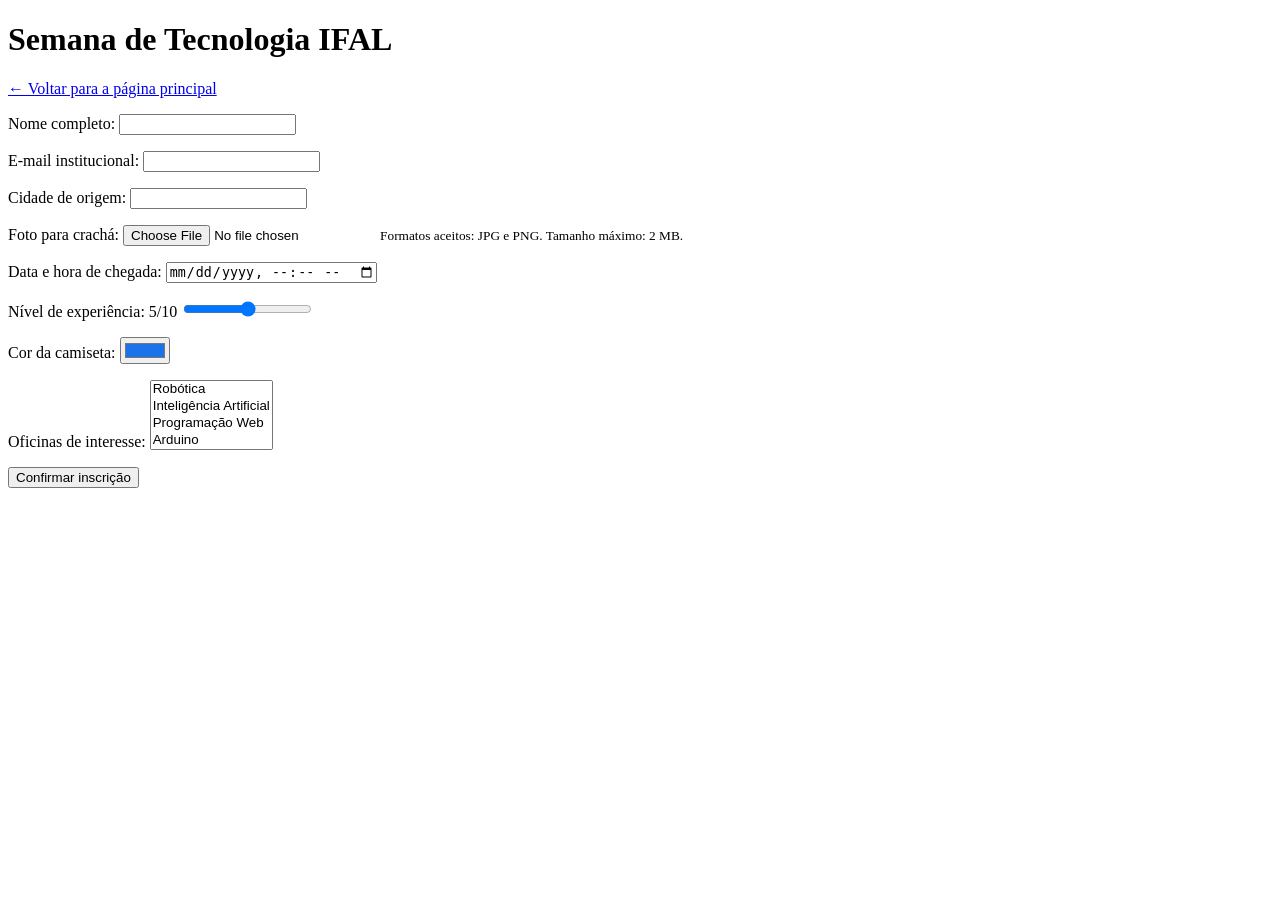
<file: cap05/at04.html>
<!DOCTYPE html>
<html lang="pt-BR">

<head>
  <meta charset="UTF-8" />
  <meta name="viewport" content="width=device-width, initial-scale=1.0" />

  <title>
    PWEB1 — Cap. 05 — AT04 — Inscrição em Evento
  </title>
</head>

<body>

  <header>

    <h1>Semana de Tecnologia IFAL</h1>

    <p>
      <a href="../index.html">
        ← Voltar para a página principal
      </a>
    </p>

  </header>

  <main>

    <form
      action="https://httpbin.org/post"
      method="post"
      enctype="multipart/form-data">

      <!-- Campo oculto -->
      <input
        type="hidden"
        name="edicao"
        value="2026">

      <!-- Nome -->
      <p>

        <label for="nome">
          Nome completo:
        </label>

        <input
          type="text"
          id="nome"
          name="nome"
          required>

      </p>

      <!-- Email -->
      <p>

        <label for="email">
          E-mail institucional:
        </label>

        <input
          type="email"
          id="email"
          name="email"
          required>

      </p>

      <!-- Cidade -->
      <p>

        <label for="cidade">
          Cidade de origem:
        </label>

        <input
          type="text"
          id="cidade"
          name="cidade"
          list="cidades">

        <datalist id="cidades">
          <option value="Maceió">
          <option value="Arapiraca">
          <option value="Rio Largo">
          <option value="Palmeira dos Índios">
          <option value="Maragogi">
          <option value="Penedo">
          <option value="União dos Palmares">
          <option value="Delmiro Gouveia">
        </datalist>

      </p>

      <!-- Upload -->
      <p>

        <label for="foto">
          Foto para crachá:
        </label>

        <input
          type="file"
          id="foto"
          name="foto"
          accept="image/jpeg,image/png"
          aria-describedby="info-foto">

        <small id="info-foto">
          Formatos aceitos: JPG e PNG. Tamanho máximo: 2 MB.
        </small>

      </p>

      <!-- Data -->
      <p>

        <label for="chegada">
          Data e hora de chegada:
        </label>

        <input
          type="datetime-local"
          id="chegada"
          name="chegada">

      </p>

      <!-- Range -->
      <p>

        <label for="experiencia">
          Nível de experiência:
          <span id="valor-experiencia">5</span>/10
        </label>

        <input
          type="range"
          id="experiencia"
          name="experiencia"
          min="0"
          max="10"
          step="1"
          value="5"
          oninput="document.getElementById('valor-experiencia').textContent = this.value">

      </p>

      <!-- Cor -->
      <p>

        <label for="cor_camiseta">
          Cor da camiseta:
        </label>

        <input
          type="color"
          id="cor_camiseta"
          name="cor_camiseta"
          value="#1a73e8">

      </p>

      <!-- Select múltiplo -->
      <p>

        <label for="oficinas">
          Oficinas de interesse:
        </label>

        <select
          id="oficinas"
          name="oficinas[]"
          multiple
          size="4"
          aria-describedby="info-oficinas">

          <option>Robótica</option>
          <option>Inteligência Artificial</option>
          <option>Programação Web</option>
          <option>Arduino</option>
          <option>Cybersegurança</option>

        </select>


      </p>

      <!-- Botão -->
      <button type="submit">
        Confirmar inscrição
      </button>

    </form>

  </main>

</body>

</html>
</file>
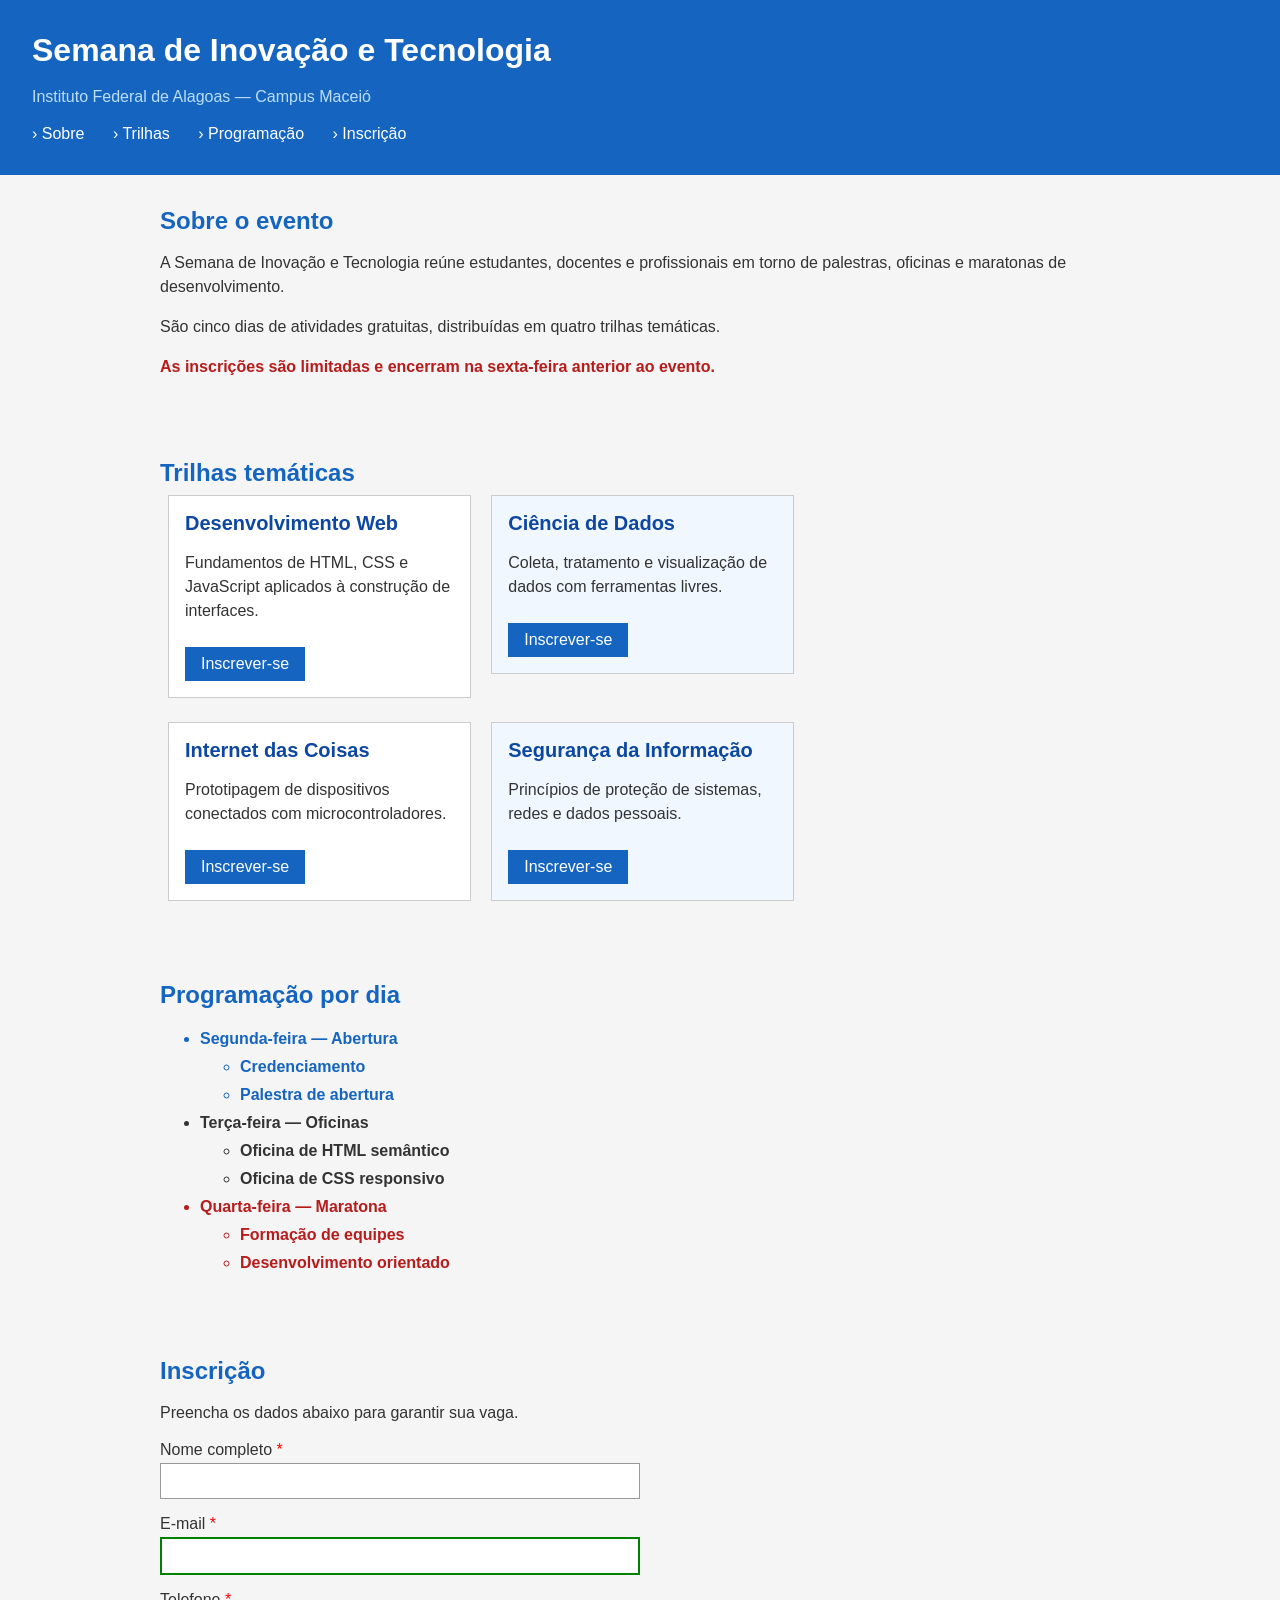
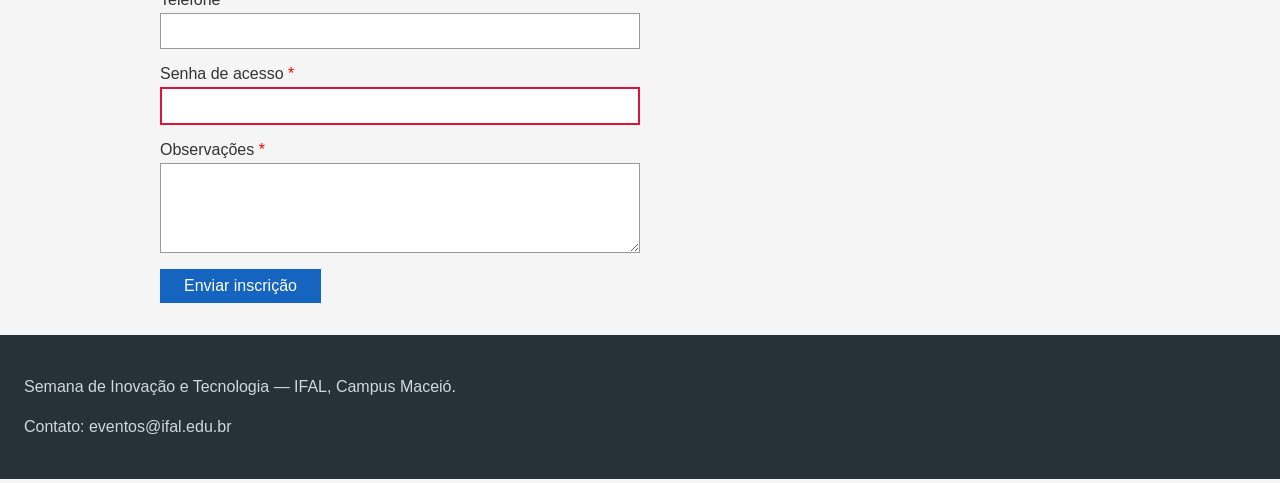
<file: cap07/atv01.html>
<!DOCTYPE html>
<html lang="pt-BR">
<head>
  <meta charset="UTF-8">
  <meta name="viewport" content="width=device-width, initial-scale=1.0">
  <title>Semana de Inovação e Tecnologia — IFAL</title>
  <!--
    ATENÇÃO: este arquivo HTML NÃO deve ser modificado.
    Toda a atividade é resolvida exclusivamente no arquivo atv01.css.
  -->
  <link rel="stylesheet" href="at01.css">
</head>
<body>

  <header class="cabecalho">
    <h1>Semana de Inovação e Tecnologia</h1>
    <p class="subtitulo">Instituto Federal de Alagoas — Campus Maceió</p>
    <nav class="menu">
      <ul>
        <li><a href="#sobre">Sobre</a></li>
        <li><a href="#trilhas">Trilhas</a></li>
        <li><a href="#programacao">Programação</a></li>
        <li><a href="#inscricao">Inscrição</a></li>
      </ul>
    </nav>
  </header>

  <main>

    <section id="sobre" class="secao">
      <h2>Sobre o evento</h2>
      <p>A Semana de Inovação e Tecnologia reúne estudantes, docentes e profissionais em torno de palestras, oficinas e maratonas de desenvolvimento.</p>
      <p>São cinco dias de atividades gratuitas, distribuídas em quatro trilhas temáticas.</p>
      <p class="destaque">As inscrições são limitadas e encerram na sexta-feira anterior ao evento.</p>
    </section>

    <section id="trilhas" class="secao">
      <h2>Trilhas temáticas</h2>
      <div class="grade">
        <article class="cartao">
          <h3>Desenvolvimento Web</h3>
          <p>Fundamentos de HTML, CSS e JavaScript aplicados à construção de interfaces.</p>
          <a href="#inscricao" class="botao">Inscrever-se</a>
        </article>
        <article class="cartao">
          <h3>Ciência de Dados</h3>
          <p>Coleta, tratamento e visualização de dados com ferramentas livres.</p>
          <a href="#inscricao" class="botao">Inscrever-se</a>
        </article>
        <article class="cartao">
          <h3>Internet das Coisas</h3>
          <p>Prototipagem de dispositivos conectados com microcontroladores.</p>
          <a href="#inscricao" class="botao">Inscrever-se</a>
        </article>
        <article class="cartao">
          <h3>Segurança da Informação</h3>
          <p>Princípios de proteção de sistemas, redes e dados pessoais.</p>
          <a href="#inscricao" class="botao">Inscrever-se</a>
        </article>
      </div>
    </section>

    <section id="programacao" class="secao">
      <h2>Programação por dia</h2>
      <ul class="lista-dias">
        <li>Segunda-feira — Abertura
          <ul>
            <li>Credenciamento</li>
            <li>Palestra de abertura</li>
          </ul>
        </li>
        <li>Terça-feira — Oficinas
          <ul>
            <li>Oficina de HTML semântico</li>
            <li>Oficina de CSS responsivo</li>
          </ul>
        </li>
        <li>Quarta-feira — Maratona
          <ul>
            <li>Formação de equipes</li>
            <li>Desenvolvimento orientado</li>
          </ul>
        </li>
      </ul>
    </section>

    <section id="inscricao" class="secao">
      <h2>Inscrição</h2>
      <p>Preencha os dados abaixo para garantir sua vaga.</p>
      <form class="formulario">
        <label for="nome">Nome completo</label>
        <input type="text" id="nome" name="nome">

        <label for="email">E-mail</label>
        <input type="email" id="email" name="email">

        <label for="telefone">Telefone</label>
        <input type="tel" id="telefone" name="telefone">

        <label for="senha">Senha de acesso</label>
        <input type="password" id="senha" name="senha">

        <label for="mensagem">Observações</label>
        <textarea id="mensagem" name="mensagem" rows="4"></textarea>

        <button type="submit">Enviar inscrição</button>
      </form>
    </section>

  </main>

  <footer class="rodape">
    <p>Semana de Inovação e Tecnologia — IFAL, Campus Maceió.</p>
    <p>Contato: eventos@ifal.edu.br</p>
  </footer>

</body>
</html>
</file>
<file: style.css>
/* ============================================================
   TEMA 2 — ESCURO (escuro/tecnologia)

   ============================================================= */

/* ---- Cores e fonte (mude à vontade) ---- */
:root {
  --cor: #7c83ff;
  --cor2: #4dd0e1;
  --texto: #e6e8f5;
  --suave: #a0a3c0;
  --fundo: #0f1020;
  --superficie: #191b33;
  --borda: #2a2d4a;
  --raio: 10px;
}

body {
  margin: 0;
  font-family: system-ui, -apple-system, "Segoe UI", sans-serif;
  color: var(--texto);
  background: var(--fundo);
  line-height: 1.6;
}

/* ============================================================
   LAYOUT (GRID) — NÃO MUDE
   ============================================================= */
* { box-sizing: border-box; }

.pagina {
  display: grid;
  grid-template-columns: 1fr 300px;
  grid-template-areas:
    "cabecalho cabecalho"
    "lateral principal"
    "rodape rodape";
  gap: 24px;
  max-width: 1000px;
  margin: 0 auto;
  padding: 24px;
}

.cabecalho { grid-area: cabecalho; }
.principal { grid-area: principal; }
.lateral   { grid-area: lateral; }
.rodape    { grid-area: rodape; }

.projetos {
  display: grid;
  grid-template-columns: repeat(auto-fit, minmax(200px, 1fr));
  gap: 16px;
  margin-top: 14px;
}

@media (max-width: 640px) {
  .pagina {
    grid-template-columns: 1fr;
    grid-template-areas:
      "cabecalho"
      "principal"
      "lateral"
      "rodape";
  }
}
/* ===================== fim do LAYOUT ===================== */

/* ---- Aparência (mude à vontade) ---- */
.cabecalho {
  background: linear-gradient(135deg, #1b1e3a, #10243a);
  color: #fff;
  padding: 32px;
  border: 1px solid var(--borda);
  border-radius: var(--raio);
}
.cabecalho h1 {
  margin: 0;
  font-size: clamp(1.6rem, 4vw, 2.4rem);
  /* título com degradê (efeito "tech") */
  background: linear-gradient(90deg, var(--cor), var(--cor2));
  -webkit-background-clip: text;
  background-clip: text;
  color: transparent;
}
.cabecalho p { margin: 6px 0 0; color: var(--suave); }
.cabecalho nav { margin-top: 16px; display: flex; gap: 18px; flex-wrap: wrap; }
.cabecalho nav a { color: var(--cor2); text-decoration: none; font-weight: 600; }
.cabecalho nav a:hover { text-decoration: underline; }

.cartao {
  background: var(--superficie);
  border: 1px solid var(--borda);
  border-radius: var(--raio);
  padding: 22px;
}
.cartao + .cartao { margin-top: 24px; }
h2 { color: var(--cor); margin-top: 0; }

.projeto {
  background: #12142a;
  border: 1px solid var(--borda);
  border-radius: 10px;
  padding: 16px;
}
.projeto h3 { margin: 0 0 6px; color: var(--cor2); }

.habilidades { list-style: none; padding: 0; margin: 0; display: flex; flex-wrap: wrap; gap: 8px; }
.habilidades li { background: #12142a; border: 1px solid var(--cor); color: var(--cor); border-radius: 999px; padding: 4px 12px; font-size: .9rem; }
.contato { list-style: none; padding: 0; margin: 0; }
.contato li { margin: 10px 0; }
.contato a { color: var(--cor2); }
.rodape { text-align: center; color: var(--suave); padding: 8px; font-size: .9rem; }
</file>
<file: capcss/estilodeatividade.css>
body {
    background-color: black;
    color: white;
    font-family: Arial, sans-serif;
    margin: 1.25rem;
}

header,
footer {
    text-align: center;
}

header {
    margin-bottom: 2rem;
}

footer {
    margin-top: 2rem;
    border-top: 0.125rem solid orange;
    padding-top: 1rem;
}

h1 {
    color: white;
}

.titulo-laranja {
    background-color: orange;
    color: black;
    padding: 0.5rem 1rem;
    border-radius: 0.625rem;
}

form {
    width: 80%;
    max-width: 31.25rem;
    margin: auto;
    padding: 1.25rem;
    border: 0.125rem solid orange;
    border-radius: 1rem;
}

label {
    display: block;
    margin-top: 0.625rem;
}

.inline {
    display: inline;
}

input,
select,
textarea {
    width: 100%;
    padding: 0.625rem;
    margin-top: 0.3125rem;
    border: 0.125rem solid orange;
    border-radius: 0.3125rem;
    background-color: #222;
    color: white;
    box-sizing: border-box;
}

textarea {
    height: 7.5rem;
}

button {
    width: 100%;
    padding: 0.75rem;
    background-color: orange;
    color: black;
    border: none;
    border-radius: 0.625rem;
    font-weight: bold;
    cursor: pointer;
}

button:hover {
    background-color: darkorange;
}
</file>
<file: cap07/at01.css>
/* =====================================================================
   atv01.css — ATIVIDADE REFATORADA

   rem acompanha o tamanho da fonte raiz e é ideal para tipografia.
   em depende da fonte do próprio elemento, sendo útil para espaçamentos
   internos proporcionais ao texto. Já % depende do tamanho do elemento
   pai e adapta melhor larguras durante o redimensionamento da janela.
   ===================================================================== */

/* ---------- Base ---------- */
body{
    font-family: Arial, Helvetica, sans-serif;
    margin:0;
    color:#333;
    background:#f5f5f5;
}

/* ---------- Cabeçalho ---------- */

.cabecalho{
    background:#1565c0;
    padding:2rem;
}

/* Agrupamento */
h1,
h2,
h3{
    margin:0;
}

h1{
    color:#fff;
    font-size:2rem;
}

.subtitulo{
    color:#bbdefb;
    font-size:1rem;
}

/* ---------- Menu ---------- */

.menu ul{
    list-style:none;
    padding:0;
    margin:1rem 0 0;
}

.menu li{
    display:inline-block;
    margin-right:1.5rem;
}

/* espaço = qualquer descendente
   > = apenas filho direto */
.menu > ul > li > a{
    color:#fff;
    font-size:1rem;
    text-decoration:none;
}

.menu > ul > li > a::before{
    content:"› ";
}

.menu > ul > li > a:hover{
    color:#ffeb3b;
}

/* ---------- Seções ---------- */

.secao{
    padding:2rem;
    max-width:60rem;
    width:90%;
    margin:auto;
}

h2{
    color:#1565c0;
    font-size:1.5rem;
}

h3{
    color:#0d47a1;
    font-size:1.25rem;
}

h2 + p{
    margin-top:1rem;
}

p{
    font-size:1rem;
    line-height:1.5;
}

.destaque{
    font-size:1rem;
    font-weight:bold;
    color:#b71c1c;
}

/* irmãos gerais após .destaque */
.destaque ~ p{
    background:#fff8e1;
    padding:.5rem;
}

/* ---------- Cartões ---------- */

.cartao{
    display:inline-block;
    width:28%;
    min-width:16rem;
    vertical-align:top;
    border:1px solid #ccc;
    background:#fff;
    padding:1em;
    margin:.5em;
}

/* nth-child permite alternar estilos
   sem adicionar classes ao HTML. */
.grade .cartao:nth-child(odd){
    background:#ffffff;
}

.grade .cartao:nth-child(even){
    background:#f0f7ff;
}

.grade .cartao:not(:last-child){
    margin-bottom:1em;
}

.botao{
    display:inline-block;
    background:#1565c0;
    color:#fff;
    font-size:1rem;
    text-decoration:none;
    padding:.5em 1em;
    margin-top:.5em;
}

.botao:hover{
    background:#0d47a1;
}

/* ---------- Programação ---------- */

.lista-dias{
    font-size:1rem;
    line-height:1.75;
}

.lista-dias > li{
    font-weight:bold;
}

.lista-dias > li:first-child{
    color:#1565c0;
}

.lista-dias > li:last-child{
    color:#b71c1c;
}

/* ---------- Formulário ---------- */

.formulario{
    max-width:30rem;
}

label{
    display:block;
    font-size:1rem;
    margin-top:1rem;
}

label::after{
    content:" *";
    color:red;
}

/* Agrupamento */

input,
textarea{
    display:block;
    width:100%;
    font-size:1rem;
    padding:.5rem;
    margin-top:.25rem;
    border:1px solid #999;
    box-sizing:border-box;
}

input:focus,
textarea:focus{
    outline:none;
    border-color:#1565c0;
    box-shadow:0 0 .3rem rgba(21,101,192,.5);
}

/* Seletores de atributo */

input[type="email"]{
    border:2px solid green;
}

input[type="password"]{
    border:2px solid crimson;
}

button{
    font-size:1rem;
    color:#fff;
    background:#1565c0;
    padding:.5rem 1.5rem;
    margin-top:1rem;
    border:0;
}

button:hover{
    background:#0d47a1;
    cursor:pointer;
}

/* ---------- Especificidade ---------- */

/* regra 1 */
.botao{
    background:#1976d2;
}

/* regra 2 (mais específica)
   Esta prevalece porque possui maior especificidade
   (.cartao .botao > .botao). Não é necessário usar !important.
*/
.cartao .botao{
    background:#1565c0;
}

/* ---------- Rodapé ---------- */

.rodape{
    background:#263238;
    color:#cfd8dc;
    padding:1.5rem;
    font-size:.875rem;
}
</file>
